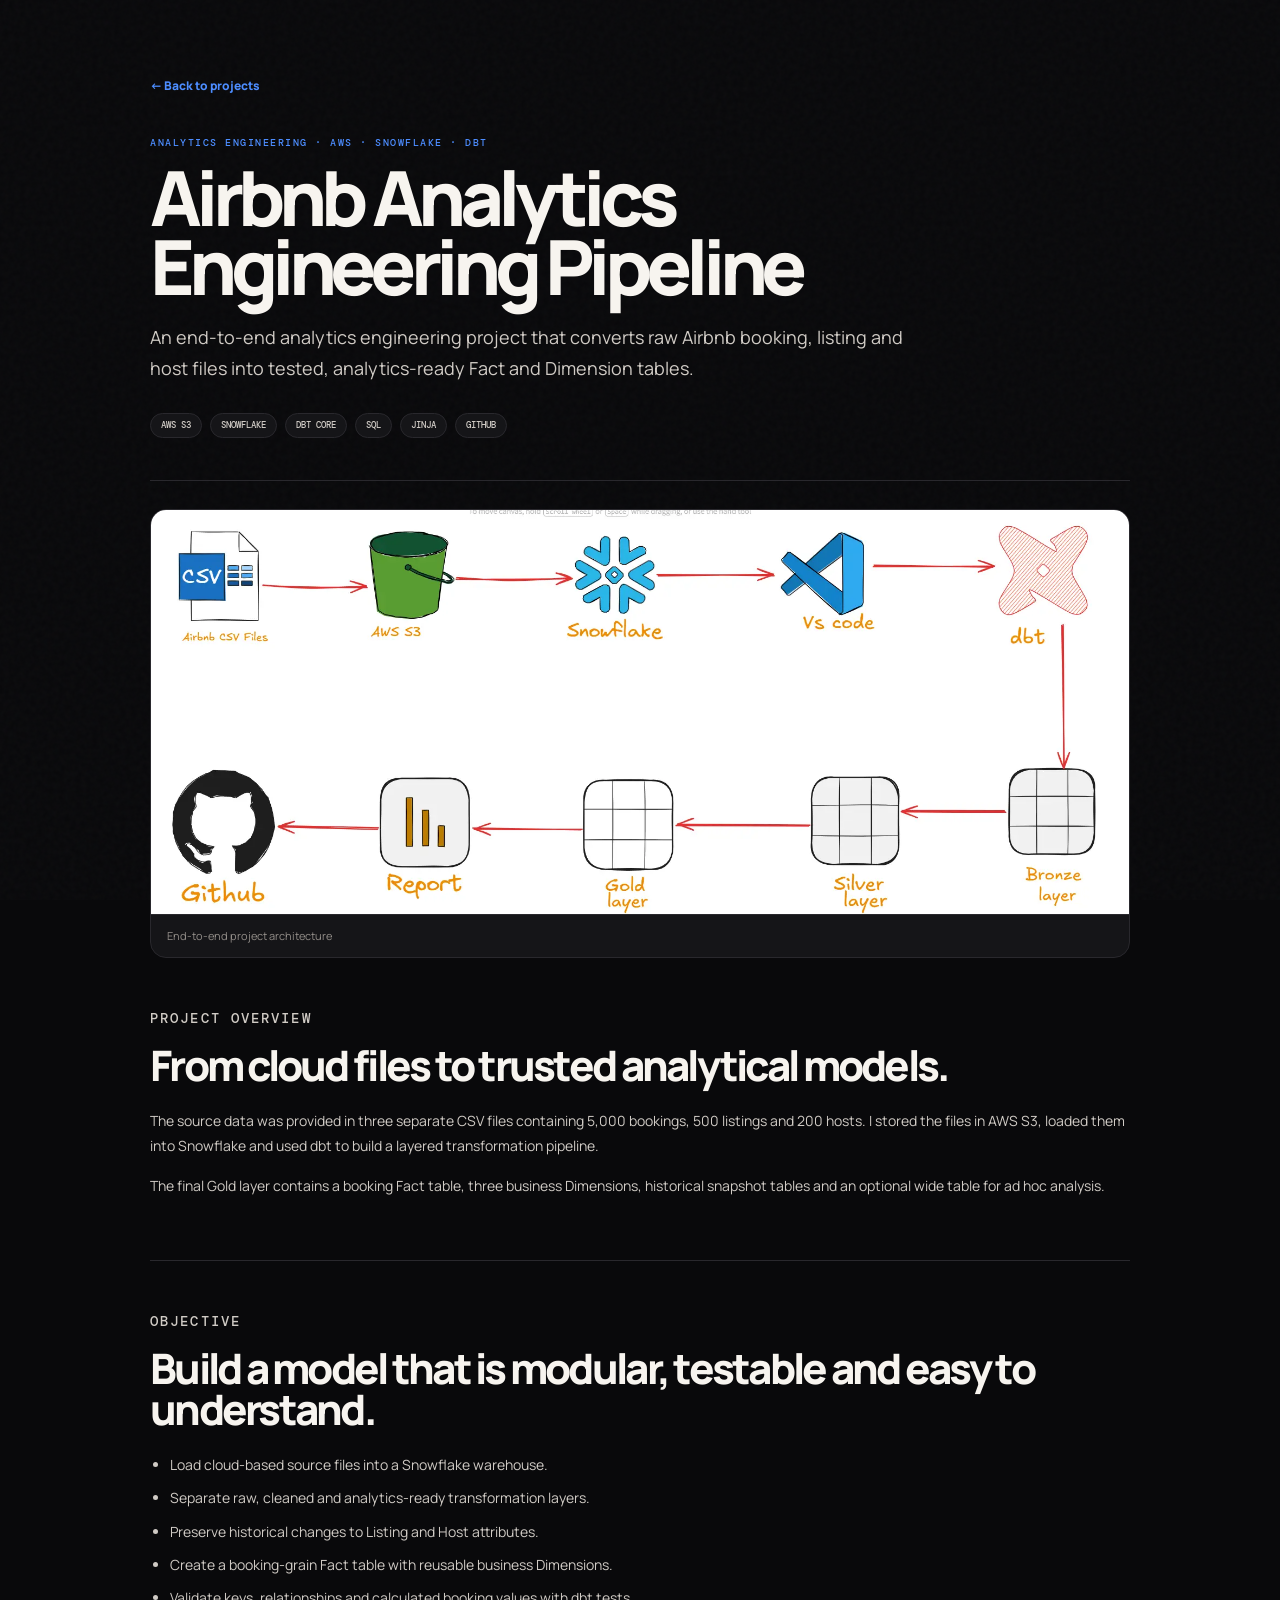
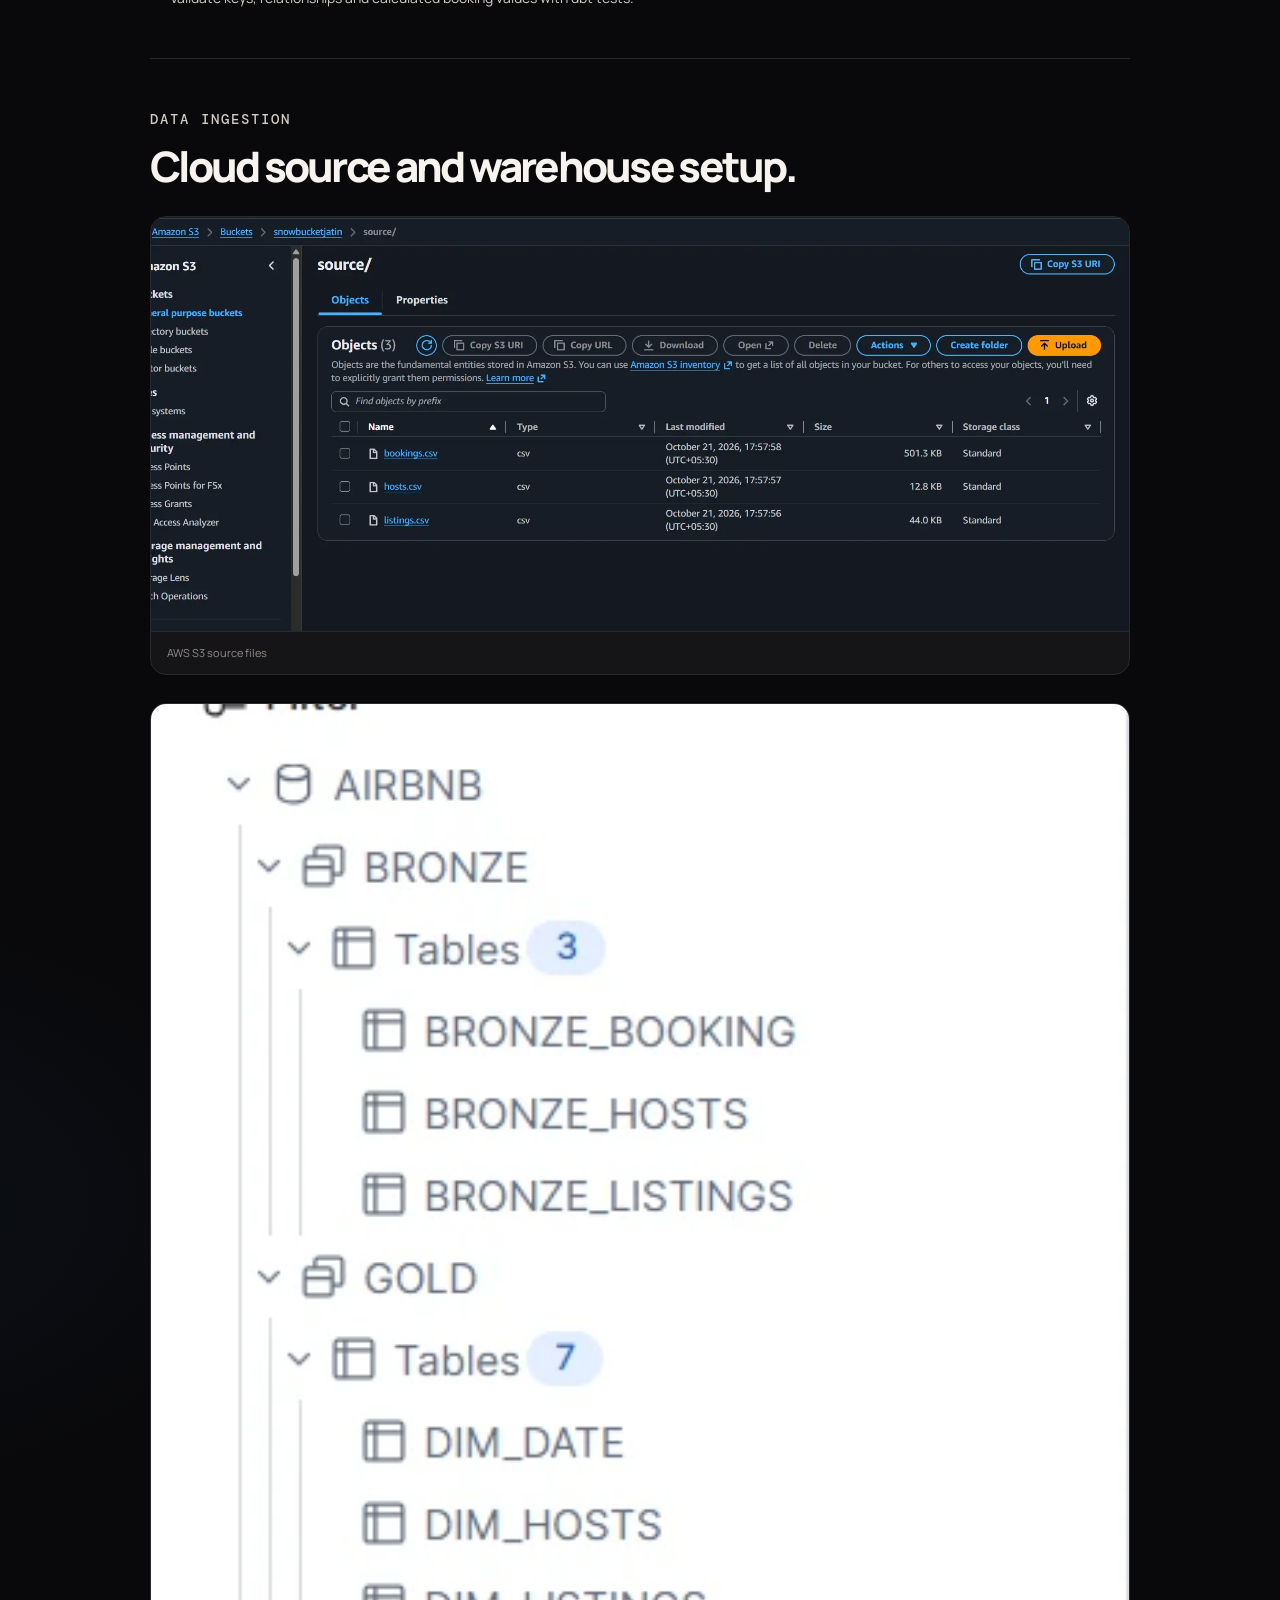
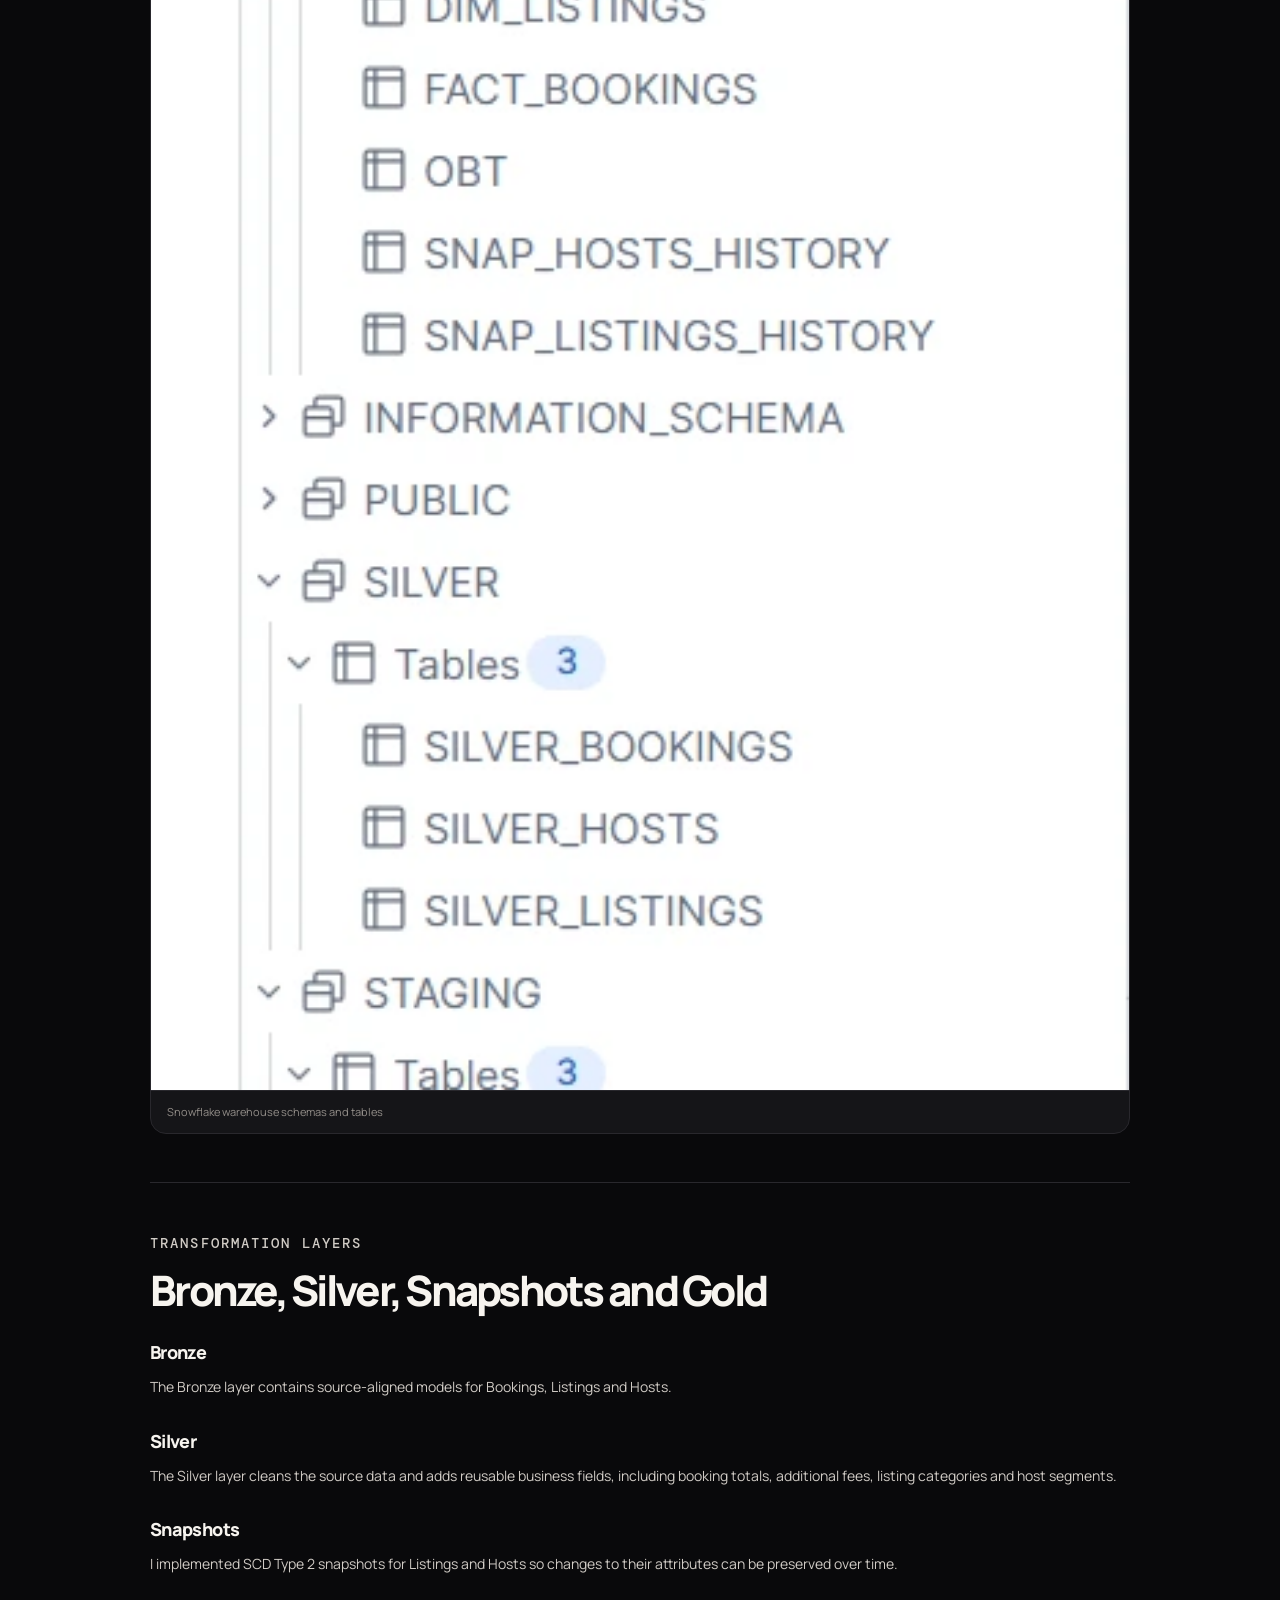
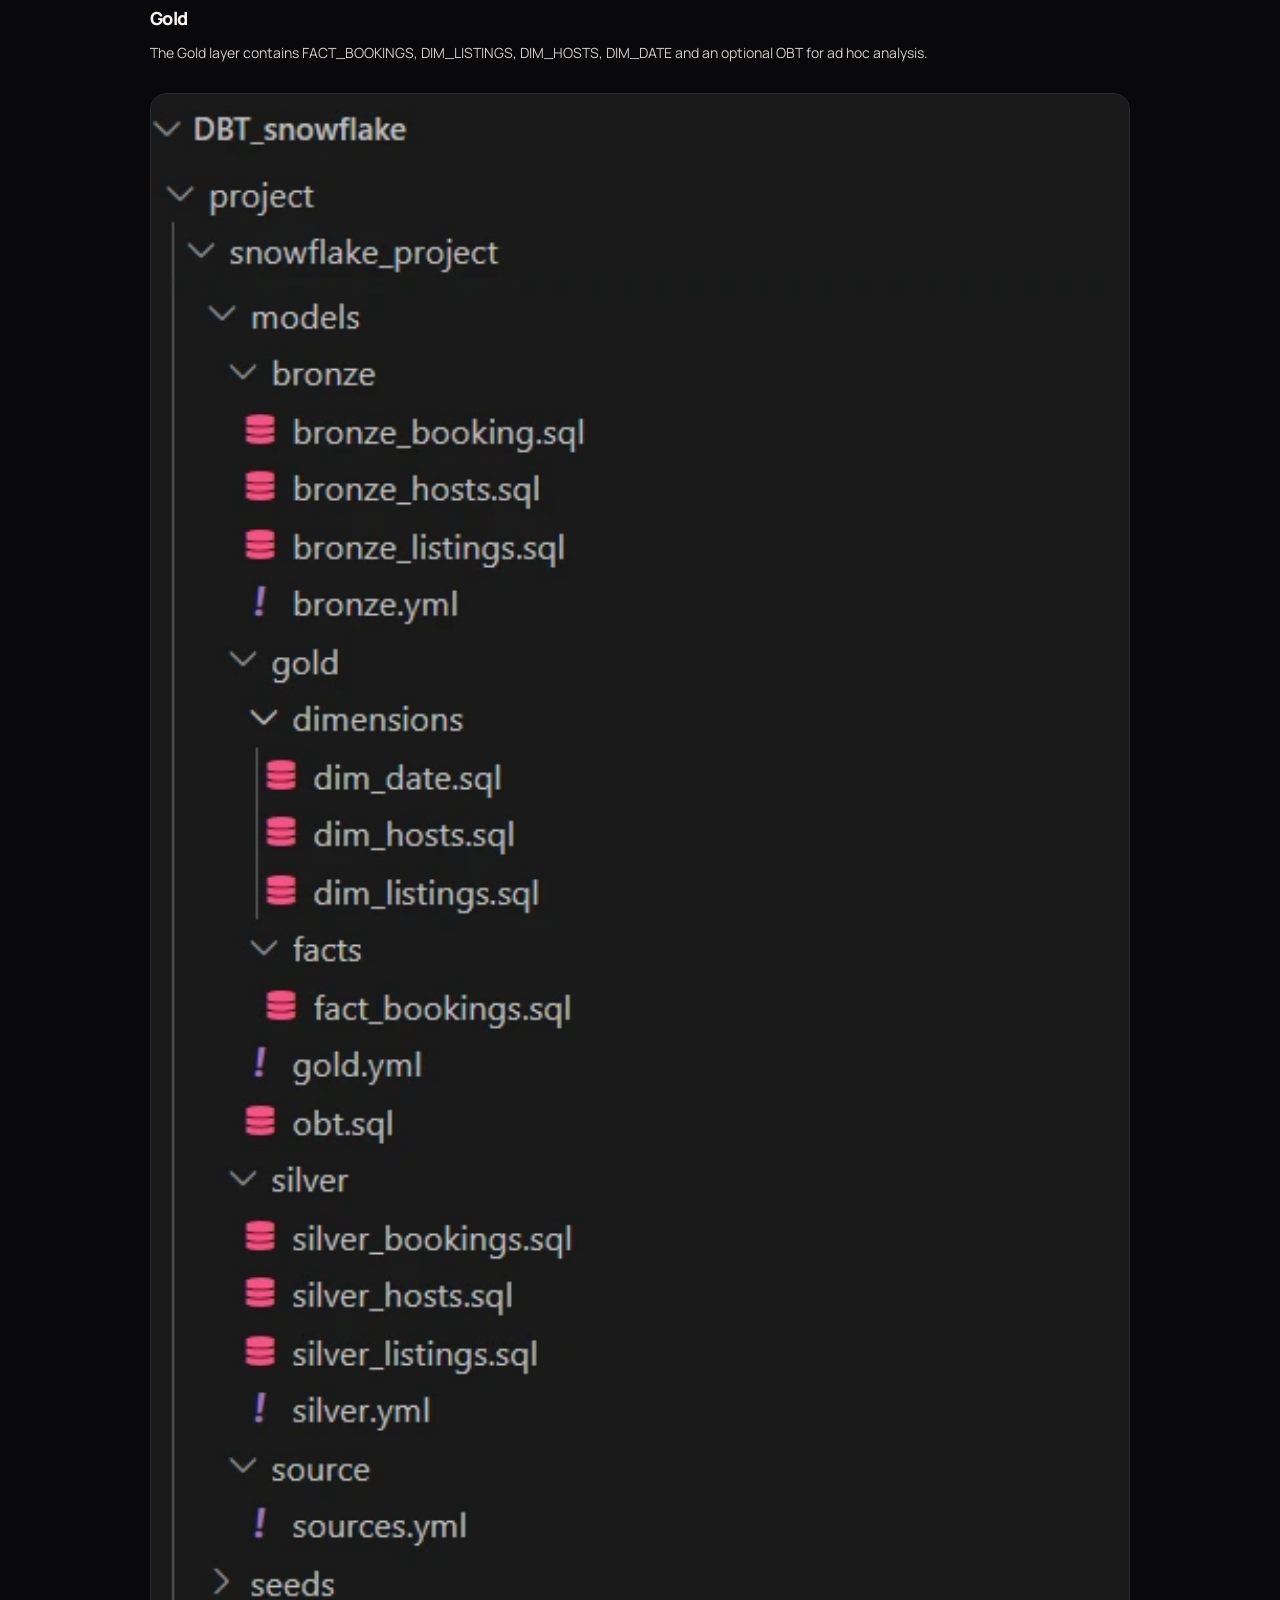
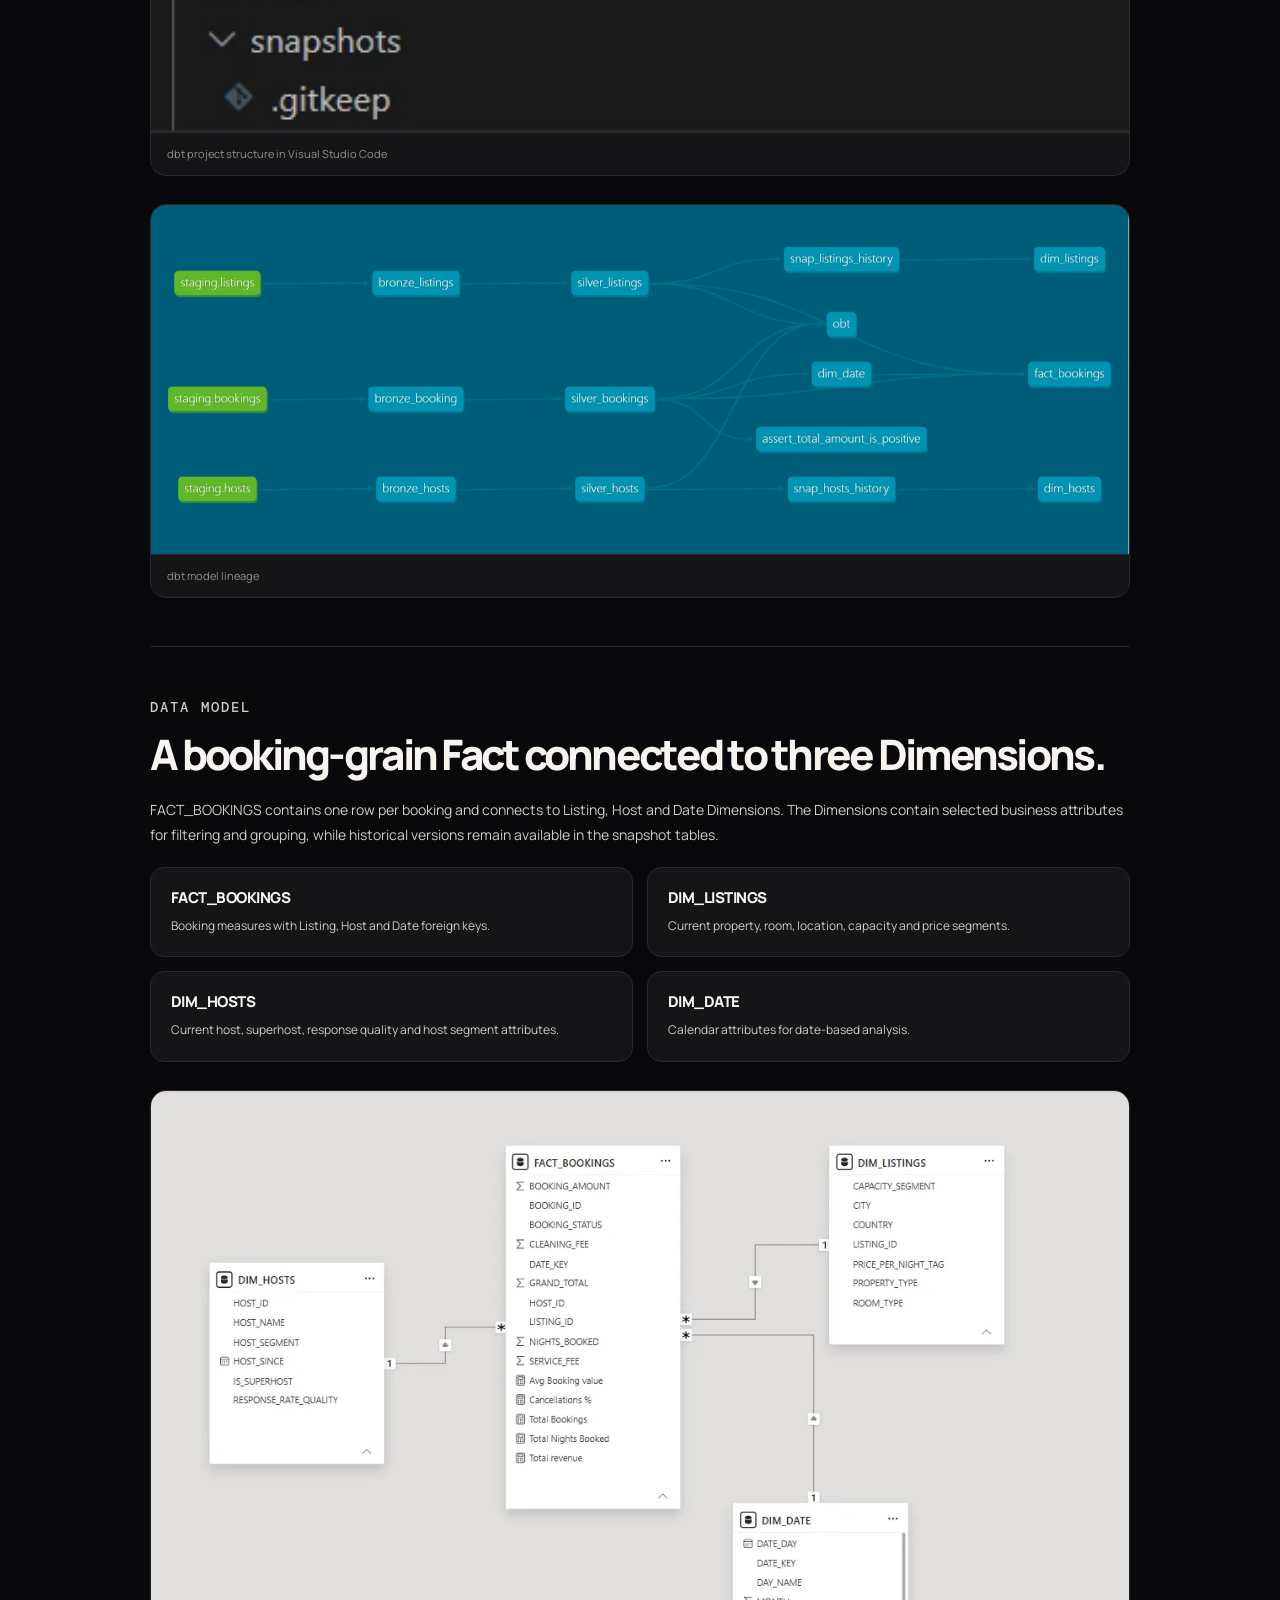
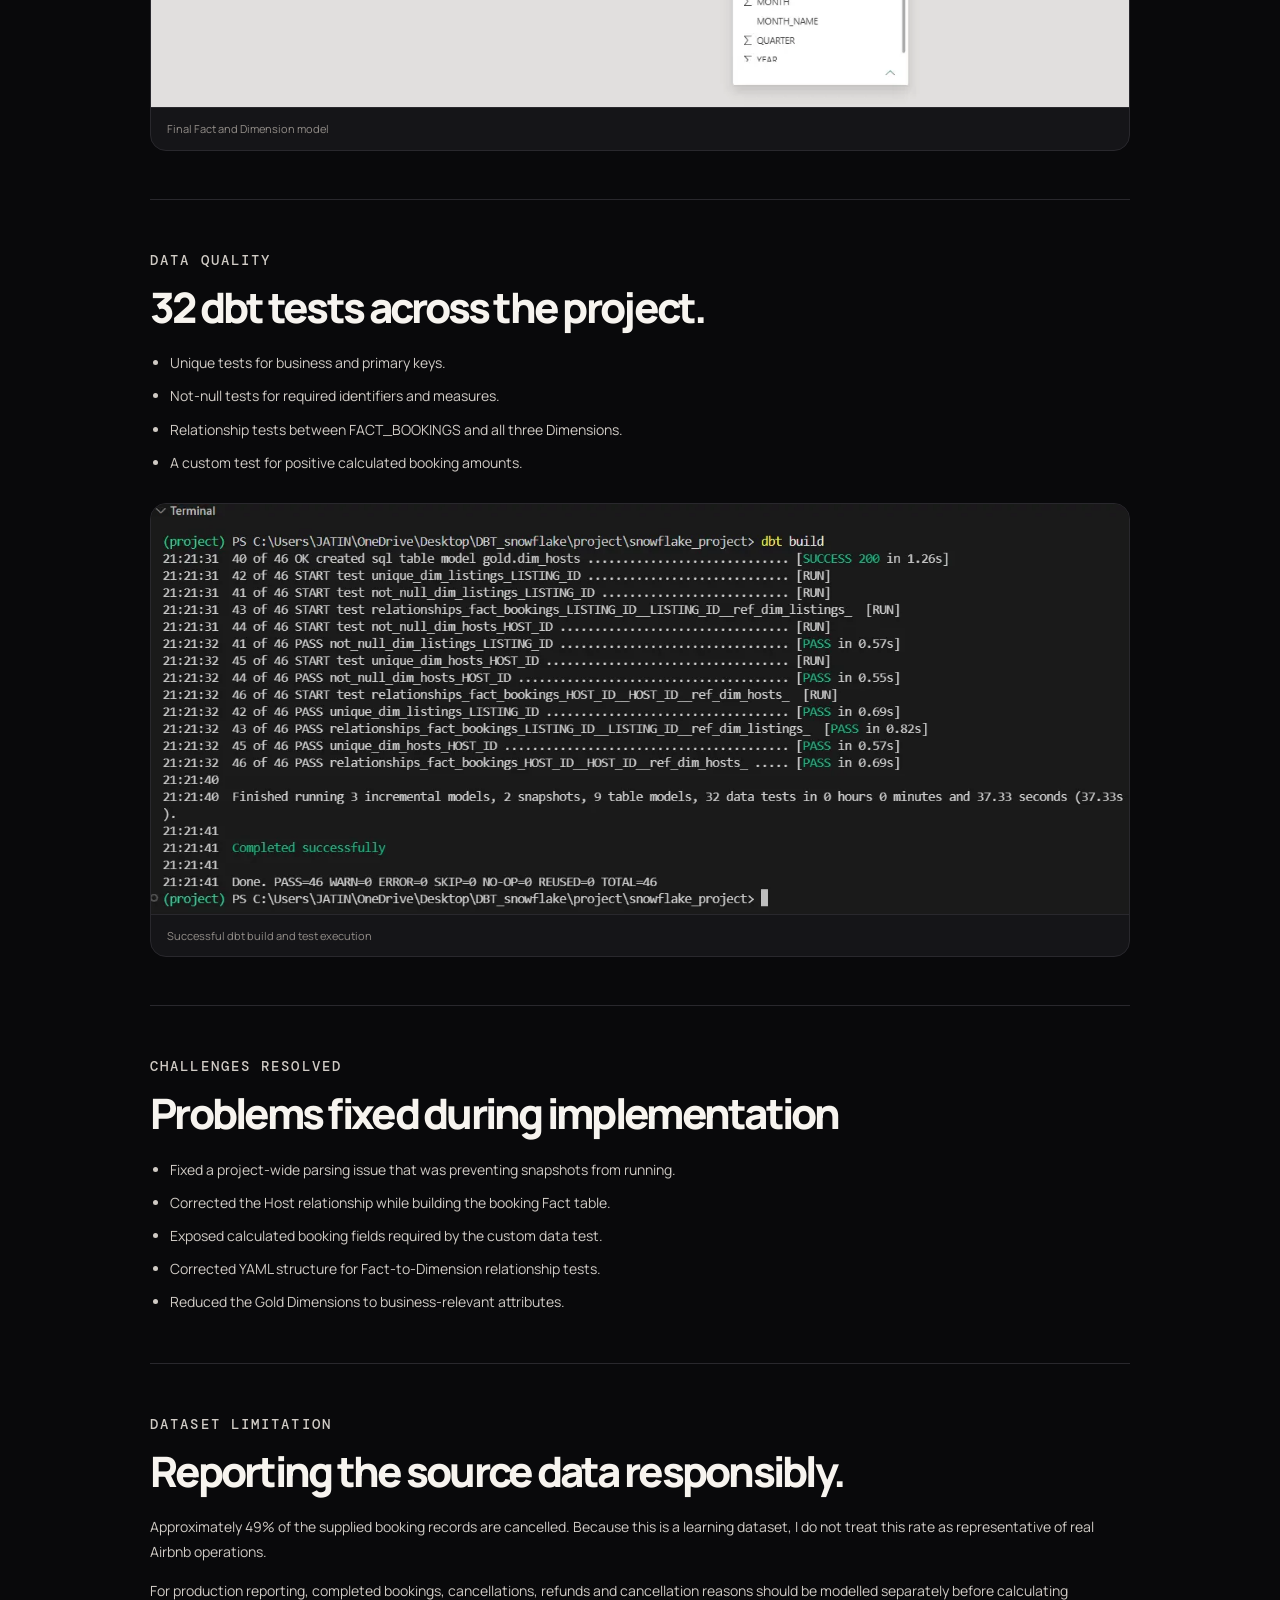
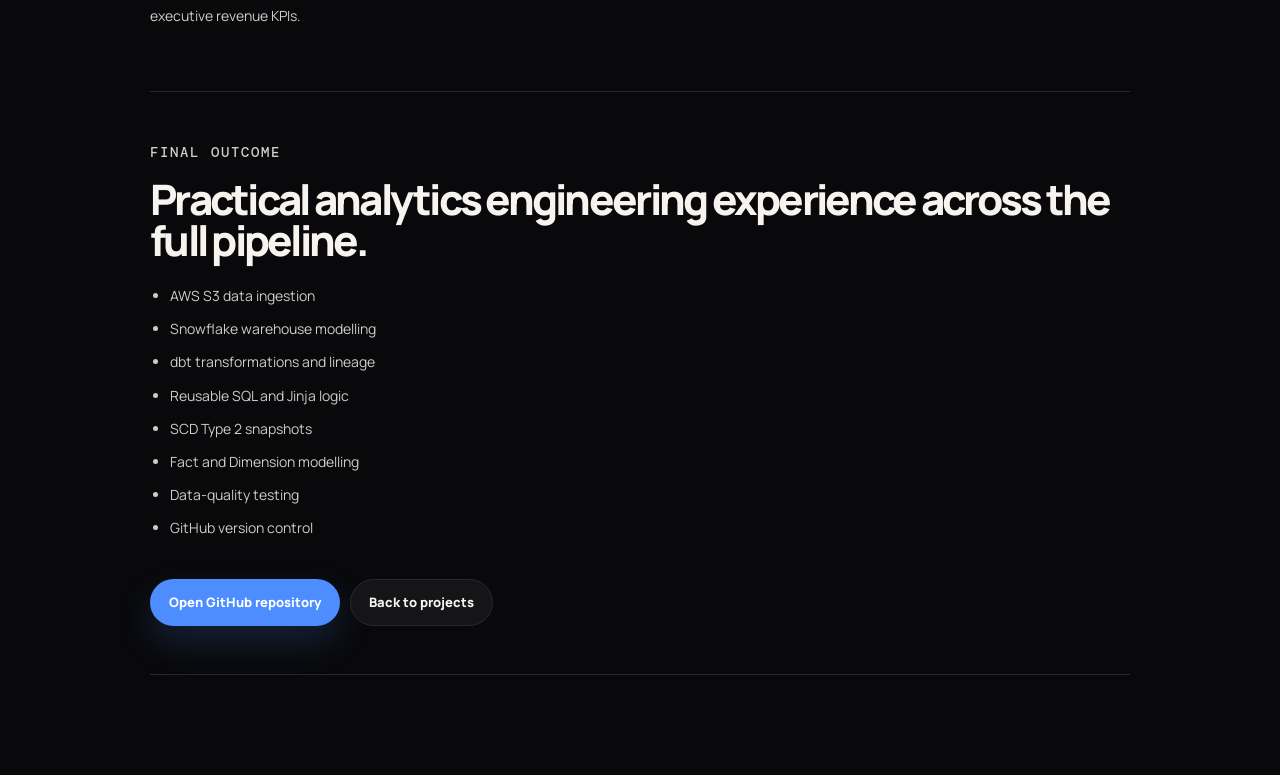
<file: airbnb-analytics-engineering.html>
<!doctype html>
<html lang="en">
<head>
  <meta charset="utf-8">
  <meta name="viewport" content="width=device-width, initial-scale=1">
  <meta name="theme-color" content="#09090b">
  <title>Airbnb Analytics Engineering Pipeline | Jatin Kumar</title>
  <meta name="description" content="An end-to-end analytics engineering project using AWS S3, Snowflake and dbt to create tested Fact and Dimension models from Airbnb booking data.">
  <link rel="preconnect" href="https://fonts.googleapis.com">
  <link rel="preconnect" href="https://fonts.gstatic.com" crossorigin>
  <link href="https://fonts.googleapis.com/css2?family=DM+Mono:wght@400;500&family=Manrope:wght@400;500;600;700;800&display=swap" rel="stylesheet">
  <link rel="stylesheet" href="style.css">
  <link rel="stylesheet" href="v3.css">
  <style>
    .case-page { width: min(calc(100% - 40px), 980px); margin: 0 auto; padding: 72px 0 100px; }
    .case-back { display: inline-flex; margin-bottom: 42px; color: var(--blue); font-size: 12px; font-weight: 800; }
    .case-hero { padding-bottom: 42px; border-bottom: 1px solid var(--line); }
    .case-hero h1 { max-width: 900px; margin: 14px 0 20px; font-size: clamp(42px, 7vw, 76px); }
    .case-lead { max-width: 780px; color: var(--ink-soft); font-size: 18px; line-height: 1.75; }
    .case-meta { display: flex; flex-wrap: wrap; gap: 8px; margin-top: 28px; }
    .case-meta span { padding: 7px 10px; color: var(--ink-soft); border: 1px solid var(--line); border-radius: 999px; background: var(--surface); font: 500 9px/1 "DM Mono", monospace; text-transform: uppercase; }
    .case-section { padding: 48px 0; border-bottom: 1px solid var(--line); }
    .case-section h2 { margin-bottom: 22px; font-size: clamp(28px, 4vw, 42px); }
    .case-section h3 { margin: 30px 0 10px; }
    .case-section p, .case-section li { color: var(--ink-soft); font-size: 14px; line-height: 1.8; }
    .case-section ul { margin: 0; padding-left: 20px; }
    .case-section li + li { margin-top: 8px; }
    .case-model { display: grid; grid-template-columns: repeat(2, minmax(0,1fr)); gap: 14px; margin-top: 20px; }
    .case-model article { padding: 20px; border: 1px solid var(--line); border-radius: 14px; background: var(--surface); }
    .case-model h3 { margin: 0 0 7px; font-size: 15px; }
    .case-model p { margin: 0; font-size: 12px; }
    .case-figure { margin: 28px 0 0; overflow: hidden; border: 1px solid var(--line); border-radius: 16px; background: var(--surface); }
    .case-figure img { display: block; width: 100%; height: auto; }
    .case-placeholder { display: grid; min-height: 260px; place-items: center; padding: 32px; color: var(--muted); background: var(--surface-soft); font: 500 11px/1.6 "DM Mono", monospace; text-align: center; }
    .case-placeholder[hidden] { display: none; }
    .case-figure figcaption { padding: 12px 16px; color: var(--muted); border-top: 1px solid var(--line); font-size: 11px; }
    .case-footer-actions { display: flex; flex-wrap: wrap; gap: 10px; padding-top: 38px; }
    @media (max-width: 650px) { .case-page { width: min(calc(100% - 28px), 980px); padding-top: 36px; } .case-model { grid-template-columns: 1fr; } .case-lead { font-size: 16px; } }
  </style>
  <script>
    (function () {
      var t = null;
      try { t = localStorage.getItem('jatin-theme'); } catch (e) {}
      document.documentElement.setAttribute('data-theme', t === 'light' ? 'light' : 'dark');
    })();
  </script>
</head>
<body>
  <main class="case-page">
    <a class="case-back" href="index.html#work">← Back to projects</a>

    <header class="case-hero">
      <p class="eyebrow">ANALYTICS ENGINEERING · AWS · SNOWFLAKE · DBT</p>
      <h1>Airbnb Analytics Engineering Pipeline</h1>
      <p class="case-lead">An end-to-end analytics engineering project that converts raw Airbnb booking, listing and host files into tested, analytics-ready Fact and Dimension tables.</p>
      <div class="case-meta" aria-label="Project technologies">
        <span>AWS S3</span><span>Snowflake</span><span>dbt Core</span><span>SQL</span><span>Jinja</span><span>GitHub</span>
      </div>
    </header>

    <figure class="case-figure">
      <img src="images/airbnb/airbnb-architecture.webp" alt="Airbnb analytics engineering pipeline architecture" onerror="this.hidden=true;this.nextElementSibling.hidden=false">
      <div class="case-placeholder" hidden>Add image: images/airbnb/airbnb-architecture.webp</div>
      <figcaption>End-to-end project architecture</figcaption>
    </figure>

    <section class="case-section">
      <p class="eyebrow">PROJECT OVERVIEW</p>
      <h2>From cloud files to trusted analytical models.</h2>
      <p>The source data was provided in three separate CSV files containing 5,000 bookings, 500 listings and 200 hosts. I stored the files in AWS S3, loaded them into Snowflake and used dbt to build a layered transformation pipeline.</p>
      <p>The final Gold layer contains a booking Fact table, three business Dimensions, historical snapshot tables and an optional wide table for ad hoc analysis.</p>
    </section>

    <section class="case-section">
      <p class="eyebrow">OBJECTIVE</p>
      <h2>Build a model that is modular, testable and easy to understand.</h2>
      <ul>
        <li>Load cloud-based source files into a Snowflake warehouse.</li>
        <li>Separate raw, cleaned and analytics-ready transformation layers.</li>
        <li>Preserve historical changes to Listing and Host attributes.</li>
        <li>Create a booking-grain Fact table with reusable business Dimensions.</li>
        <li>Validate keys, relationships and calculated booking values with dbt tests.</li>
      </ul>
    </section>

    <section class="case-section">
      <p class="eyebrow">DATA INGESTION</p>
      <h2>Cloud source and warehouse setup.</h2>
      <figure class="case-figure">
        <img src="images/airbnb/airbnb-aws-s3-source-files.webp" alt="Airbnb CSV source files stored in AWS S3" onerror="this.hidden=true;this.nextElementSibling.hidden=false">
        <div class="case-placeholder" hidden>Add image: images/airbnb/airbnb-aws-s3-source-files.webp</div>
        <figcaption>AWS S3 source files</figcaption>
      </figure>
      <figure class="case-figure">
        <img src="images/airbnb/airbnb-snowflake-schemas.webp" alt="Airbnb schemas and tables in Snowflake" onerror="this.hidden=true;this.nextElementSibling.hidden=false">
        <div class="case-placeholder" hidden>Add image: images/airbnb/airbnb-snowflake-schemas.webp</div>
        <figcaption>Snowflake warehouse schemas and tables</figcaption>
      </figure>
    </section>

    <section class="case-section">
      <p class="eyebrow">TRANSFORMATION LAYERS</p>
      <h2>Bronze, Silver, Snapshots and Gold</h2>
      <h3>Bronze</h3>
      <p>The Bronze layer contains source-aligned models for Bookings, Listings and Hosts.</p>
      <h3>Silver</h3>
      <p>The Silver layer cleans the source data and adds reusable business fields, including booking totals, additional fees, listing categories and host segments.</p>
      <h3>Snapshots</h3>
      <p>I implemented SCD Type 2 snapshots for Listings and Hosts so changes to their attributes can be preserved over time.</p>
      <h3>Gold</h3>
      <p>The Gold layer contains FACT_BOOKINGS, DIM_LISTINGS, DIM_HOSTS, DIM_DATE and an optional OBT for ad hoc analysis.</p>
      <figure class="case-figure">
        <img src="images/airbnb/airbnb-dbt-vscode-project.webp" alt="Airbnb dbt project structure in Visual Studio Code" onerror="this.hidden=true;this.nextElementSibling.hidden=false">
        <div class="case-placeholder" hidden>Add image: images/airbnb/airbnb-dbt-vscode-project.webp</div>
        <figcaption>dbt project structure in Visual Studio Code</figcaption>
      </figure>
      <figure class="case-figure">
        <img src="images/airbnb/airbnb-dbt-lineage.webp" alt="Airbnb dbt model lineage graph" onerror="this.hidden=true;this.nextElementSibling.hidden=false">
        <div class="case-placeholder" hidden>Add image: images/airbnb/airbnb-dbt-lineage.webp</div>
        <figcaption>dbt model lineage</figcaption>
      </figure>
    </section>

    <section class="case-section">
      <p class="eyebrow">DATA MODEL</p>
      <h2>A booking-grain Fact connected to three Dimensions.</h2>
      <p>FACT_BOOKINGS contains one row per booking and connects to Listing, Host and Date Dimensions. The Dimensions contain selected business attributes for filtering and grouping, while historical versions remain available in the snapshot tables.</p>
      <div class="case-model">
        <article><h3>FACT_BOOKINGS</h3><p>Booking measures with Listing, Host and Date foreign keys.</p></article>
        <article><h3>DIM_LISTINGS</h3><p>Current property, room, location, capacity and price segments.</p></article>
        <article><h3>DIM_HOSTS</h3><p>Current host, superhost, response quality and host segment attributes.</p></article>
        <article><h3>DIM_DATE</h3><p>Calendar attributes for date-based analysis.</p></article>
      </div>
      <figure class="case-figure">
        <img src="images/airbnb/airbnb-star-schema.webp" alt="Airbnb Fact and Dimension star schema" onerror="this.hidden=true;this.nextElementSibling.hidden=false">
        <div class="case-placeholder" hidden>Add image: images/airbnb/airbnb-star-schema.webp</div>
        <figcaption>Final Fact and Dimension model</figcaption>
      </figure>
    </section>

    <section class="case-section">
      <p class="eyebrow">DATA QUALITY</p>
      <h2>32 dbt tests across the project.</h2>
      <ul>
        <li>Unique tests for business and primary keys.</li>
        <li>Not-null tests for required identifiers and measures.</li>
        <li>Relationship tests between FACT_BOOKINGS and all three Dimensions.</li>
        <li>A custom test for positive calculated booking amounts.</li>
      </ul>
      <figure class="case-figure">
        <img src="images/airbnb/airbnb-dbt-build-success.webp" alt="Successful dbt build for the Airbnb analytics project" onerror="this.hidden=true;this.nextElementSibling.hidden=false">
        <div class="case-placeholder" hidden>Add image: images/airbnb/airbnb-dbt-build-success.webp</div>
        <figcaption>Successful dbt build and test execution</figcaption>
      </figure>
    </section>

    <section class="case-section">
      <p class="eyebrow">CHALLENGES RESOLVED</p>
      <h2>Problems fixed during implementation</h2>
      <ul>
        <li>Fixed a project-wide parsing issue that was preventing snapshots from running.</li>
        <li>Corrected the Host relationship while building the booking Fact table.</li>
        <li>Exposed calculated booking fields required by the custom data test.</li>
        <li>Corrected YAML structure for Fact-to-Dimension relationship tests.</li>
        <li>Reduced the Gold Dimensions to business-relevant attributes.</li>
      </ul>
    </section>

    <section class="case-section">
      <p class="eyebrow">DATASET LIMITATION</p>
      <h2>Reporting the source data responsibly.</h2>
      <p>Approximately 49% of the supplied booking records are cancelled. Because this is a learning dataset, I do not treat this rate as representative of real Airbnb operations.</p>
      <p>For production reporting, completed bookings, cancellations, refunds and cancellation reasons should be modelled separately before calculating executive revenue KPIs.</p>
    </section>

    <section class="case-section">
      <p class="eyebrow">FINAL OUTCOME</p>
      <h2>Practical analytics engineering experience across the full pipeline.</h2>
      <ul>
        <li>AWS S3 data ingestion</li>
        <li>Snowflake warehouse modelling</li>
        <li>dbt transformations and lineage</li>
        <li>Reusable SQL and Jinja logic</li>
        <li>SCD Type 2 snapshots</li>
        <li>Fact and Dimension modelling</li>
        <li>Data-quality testing</li>
        <li>GitHub version control</li>
      </ul>
      <div class="case-footer-actions">
        <a class="button button-primary" href="https://github.com/jatinkumar-analytics/airbnb-dbt-snowflake" target="_blank" rel="noopener">Open GitHub repository</a>
        <a class="button button-secondary" href="index.html#work">Back to projects</a>
      </div>
    </section>
  </main>
</body>
</html>
</file>
<file: style.css>
:root {
  --ink: #101828;
  --ink-soft: #344054;
  --muted: #667085;
  --line: #e4e7ec;
  --surface: #ffffff;
  --surface-soft: #f8fafc;
  --canvas: #f5f7fb;
  --navy: #0b1220;
  --navy-2: #16233a;
  --blue: #2563eb;
  --blue-dark: #1d4ed8;
  --teal: #0f9f8f;
  --shadow-sm: 0 1px 2px rgba(16, 24, 40, .04), 0 1px 3px rgba(16, 24, 40, .06);
  --shadow-lg: 0 20px 50px rgba(16, 24, 40, .11);
  --radius-md: 16px;
  --radius-lg: 24px;
  --max: 1180px;
}

* { box-sizing: border-box; }
html { scroll-behavior: smooth; }
body {
  margin: 0;
  min-width: 320px;
  color: var(--ink);
  background: var(--canvas);
  font-family: "Manrope", ui-sans-serif, system-ui, -apple-system, BlinkMacSystemFont, "Segoe UI", sans-serif;
  font-size: 16px;
  line-height: 1.6;
  -webkit-font-smoothing: antialiased;
}
body.menu-open { overflow: hidden; }
body.dialog-open { overflow: hidden; }
a { color: inherit; text-decoration: none; }
a:focus-visible, button:focus-visible, input:focus-visible, textarea:focus-visible { outline: 3px solid rgba(37, 99, 235, .35); outline-offset: 3px; }
button, input, textarea { font: inherit; }
button { cursor: pointer; }

.scroll-progress { position: fixed; top: 0; left: 0; z-index: 200; width: 0; height: 3px; background: linear-gradient(90deg, var(--blue), var(--teal)); transition: width .1s linear; }
.skip-link { position: fixed; z-index: 1000; top: -80px; left: 18px; padding: 10px 14px; color: #fff; background: var(--navy); border-radius: 0 0 10px 10px; }
.skip-link:focus { top: 0; }
.sr-only { position: absolute; width: 1px; height: 1px; padding: 0; margin: -1px; overflow: hidden; clip: rect(0, 0, 0, 0); white-space: nowrap; border: 0; }

.site-header { position: sticky; top: 0; z-index: 100; border-bottom: 1px solid rgba(228, 231, 236, .78); background: rgba(255, 255, 255, .9); backdrop-filter: blur(16px); }
.nav-shell { width: min(calc(100% - 48px), var(--max)); min-height: 76px; margin: auto; display: flex; align-items: center; gap: 28px; }
.brand { display: inline-flex; align-items: center; gap: 11px; min-width: max-content; }
.brand-mark { display: grid; width: 36px; height: 36px; place-items: center; color: #fff; border-radius: 10px; background: var(--navy); font: 500 12px/1 "DM Mono", monospace; letter-spacing: -.08em; }
.brand-text { color: var(--ink); font-size: 14px; font-weight: 800; letter-spacing: -.02em; line-height: 1.05; }
.brand-text small { display: block; margin-top: 4px; color: var(--muted); font-size: 10px; font-weight: 700; letter-spacing: .08em; text-transform: uppercase; }
.primary-nav { display: flex; align-items: center; gap: 5px; margin-left: auto; }
.primary-nav a { padding: 9px 10px; color: var(--ink-soft); border-radius: 8px; font-size: 12px; font-weight: 800; transition: color .2s ease, background .2s ease; }
.primary-nav a:hover, .primary-nav a.is-current { color: var(--blue); background: #eff6ff; }
.nav-resume { padding: 10px 15px; color: #fff; border-radius: 9px; background: var(--navy); font-size: 12px; font-weight: 800; transition: transform .2s ease, background .2s ease; }
.nav-resume:hover { background: #1c2e4b; transform: translateY(-1px); }
.menu-toggle { display: none; padding: 8px 11px; color: var(--ink); border: 1px solid var(--line); border-radius: 8px; background: #fff; font-size: 12px; font-weight: 800; }
.nav-icon-btn { display: inline-grid; width: 34px; height: 34px; place-items: center; padding: 0; color: var(--ink-soft); border: 1px solid var(--line); border-radius: 9px; background: #fff; transition: color .2s ease, border-color .2s ease, transform .2s ease; }
.nav-icon-btn:hover { color: var(--blue); border-color: #b9cdf1; transform: translateY(-1px); }
.theme-icon-sun { display: none; }
.nav-cmdk { display: inline-flex; align-items: center; gap: 7px; min-height: 34px; padding: 0 11px; color: var(--muted); border: 1px solid var(--line); border-radius: 9px; background: #fff; font: 700 10px/1 "DM Mono", monospace; letter-spacing: .04em; transition: color .2s ease, border-color .2s ease, transform .2s ease; }
.nav-cmdk:hover { color: var(--blue); border-color: #b9cdf1; transform: translateY(-1px); }
.nav-cmdk kbd { padding: 3px 5px; border: 1px solid var(--line); border-radius: 4px; background: var(--surface-soft); font: inherit; }

.section-shell { width: min(calc(100% - 48px), var(--max)); margin: 0 auto; }
.eyebrow { margin: 0 0 14px; color: var(--blue); font: 500 11px/1.2 "DM Mono", monospace; letter-spacing: .11em; }
h1, h2, h3, p { margin-top: 0; }
h1 { max-width: 760px; margin-bottom: 9px; font-size: clamp(43px, 5.5vw, 72px); font-weight: 800; letter-spacing: -.065em; line-height: .99; }
h2 { margin-bottom: 0; font-size: clamp(30px, 3.5vw, 45px); font-weight: 800; letter-spacing: -.055em; line-height: 1.08; }
h3 { font-size: 18px; font-weight: 800; letter-spacing: -.03em; line-height: 1.3; }

.hero { display: grid; grid-template-columns: minmax(0, 1.08fr) minmax(390px, .92fr); gap: clamp(40px, 7vw, 100px); align-items: center; padding-top: clamp(68px, 9vw, 112px); padding-bottom: clamp(72px, 9vw, 112px); }
.profile-intro { display: flex; align-items: center; gap: 18px; margin-bottom: 31px; }
.profile-photo-frame { position: relative; display: grid; width: 142px; min-width: 142px; min-height: 178px; place-items: center; border: 1px solid #cbd8ea; border-radius: 14px; background: linear-gradient(145deg, #f1f6ff, #e1ebfb); box-shadow: var(--shadow-sm); }
.profile-photo-placeholder { display: grid; width: 62px; height: 62px; place-items: center; color: #fff; border-radius: 12px; background: var(--navy); font: 500 20px/1 "DM Mono", monospace; letter-spacing: -.11em; }
.profile-photo-frame img { width: 100%; height: auto; max-height: 236px; object-fit: contain; display: block; border-radius: 12px; }
.profile-photo-frame.is-loaded .profile-photo-placeholder { display: none; }
.profile-role { margin: 0 0 4px; color: var(--ink); font-size: 20px; font-weight: 800; letter-spacing: -.035em; }
.profile-location { margin: 0; color: var(--muted); font-size: 12px; font-weight: 700; }
.hero-statement { max-width: 680px; margin-bottom: 17px; color: var(--ink); font-size: clamp(22px, 2.7vw, 31px); font-weight: 700; letter-spacing: -.045em; line-height: 1.2; }
.hero-intro { max-width: 650px; margin-bottom: 30px; color: var(--ink-soft); font-size: 16px; line-height: 1.75; }
.hero-intro strong { color: var(--ink); }
.about-specialities { display: grid; grid-template-columns: repeat(2, minmax(0, 1fr)); gap: 10px; margin: 0 0 18px; }
.about-specialities article { min-height: 138px; padding: 15px; border: 1px solid #dce5f2; border-radius: 11px; background: rgba(255, 255, 255, .72); }
.about-specialities article > p { margin: 0 0 17px; color: var(--blue); font: 500 10px/1 "DM Mono", monospace; }
.about-specialities h3 { margin: 0 0 6px; font-size: 13px; letter-spacing: -.025em; }
.about-specialities span { display: block; color: var(--muted); font-size: 11px; font-weight: 600; line-height: 1.55; }
.about-context { display: grid; grid-template-columns: repeat(3, minmax(0, 1fr)); gap: 9px; margin: 0 0 27px; }
.about-context article { padding: 11px 12px; border-left: 2px solid #c8d9f7; }
.about-context span { display: block; margin-bottom: 5px; color: var(--blue); font: 500 9px/1 "DM Mono", monospace; letter-spacing: .065em; }
.about-context p { margin: 0; color: var(--ink-soft); font-size: 11px; font-weight: 700; line-height: 1.5; }
.hero-actions { display: flex; flex-wrap: wrap; gap: 12px; margin-bottom: 0; }
.button { display: inline-flex; align-items: center; justify-content: center; min-height: 47px; padding: 12px 18px; border: 1px solid transparent; border-radius: 10px; font-size: 13px; font-weight: 800; transition: transform .2s ease, background .2s ease, color .2s ease, border-color .2s ease; }
.button:hover { transform: translateY(-2px); }
.button:disabled { cursor: wait; opacity: .68; transform: none; }
.button-primary { color: #fff; background: var(--blue); box-shadow: 0 10px 22px rgba(37, 99, 235, .22); }
.button-primary:hover { background: var(--blue-dark); }
.button-secondary { color: var(--ink); border-color: var(--line); background: var(--surface); }
.button-secondary:hover { border-color: #b9c4d3; background: #fff; }
.hero-facts { display: grid; grid-template-columns: repeat(3, minmax(0, 1fr)); gap: 22px; max-width: 560px; margin: 0; }
.hero-facts div { min-width: 0; padding-left: 15px; border-left: 2px solid #dbe5f6; }
.hero-facts dt { color: var(--ink); font: 500 25px/1.1 "DM Mono", monospace; letter-spacing: -.07em; }
.hero-facts dd { margin: 5px 0 0; color: var(--muted); font-size: 11px; font-weight: 700; line-height: 1.35; text-transform: uppercase; letter-spacing: .045em; }

.analytics-panel { position: relative; overflow: hidden; padding: 28px; color: #e7eefb; border: 1px solid rgba(255, 255, 255, .10); border-radius: var(--radius-lg); background: linear-gradient(145deg, #111d32, #0b1220 72%); box-shadow: var(--shadow-lg); }
.analytics-panel::after { content: ""; position: absolute; right: -60px; bottom: -110px; width: 250px; height: 250px; border-radius: 50%; background: rgba(37, 99, 235, .14); }
.panel-topline, .panel-main, .panel-breakdown, .panel-footnote { position: relative; z-index: 1; }
.panel-topline { display: flex; align-items: center; justify-content: space-between; gap: 14px; padding-bottom: 20px; border-bottom: 1px solid rgba(255, 255, 255, .11); color: #a9b9d3; font: 500 10px/1.2 "DM Mono", monospace; letter-spacing: .08em; }
.availability { padding: 7px 9px; color: #aef2e8; border: 1px solid rgba(81, 212, 194, .28); border-radius: 99px; background: rgba(15, 159, 143, .14); white-space: nowrap; }
.panel-main { display: flex; align-items: end; justify-content: space-between; gap: 18px; padding: 30px 0 17px; }
.panel-stats-row { position: relative; z-index: 1; display: grid; grid-template-columns: repeat(3, minmax(0, 1fr)); gap: 10px; padding: 16px 0 2px; border-top: 1px solid rgba(255,255,255,.11); }
.panel-stats-row strong { display: block; color: #76a8ff; font: 500 19px/1 "DM Mono", monospace; letter-spacing: -.05em; }
.panel-stats-row span { display: block; margin-top: 5px; color: #94a7c7; font-size: 10px; font-weight: 700; line-height: 1.35; }
.panel-label { margin-bottom: 6px; color: #94a7c7; font-size: 12px; font-weight: 700; }
.panel-value { margin: 0; color: #fff; font-size: clamp(20px, 2.4vw, 28px); font-weight: 700; letter-spacing: -.045em; line-height: 1.1; }
.panel-stat { display: flex; align-items: end; gap: 7px; }
.panel-stat strong { color: #76a8ff; font: 500 40px/.8 "DM Mono", monospace; letter-spacing: -.1em; }
.panel-stat span { color: #94a7c7; font-size: 11px; font-weight: 700; }
.mini-chart { position: relative; height: 150px; color: #4c86f7; }
.chart-grid { position: absolute; inset: 0; background: repeating-linear-gradient(to bottom, rgba(255,255,255,.1) 0 1px, transparent 1px 37px), repeating-linear-gradient(to right, rgba(255,255,255,.06) 0 1px, transparent 1px 70px); }
.mini-chart svg { position: absolute; inset: 0; width: 100%; height: 100%; overflow: visible; }
.panel-breakdown { display: grid; gap: 10px; padding-top: 26px; }
.panel-breakdown div { display: grid; grid-template-columns: 92px 1fr; align-items: center; gap: 11px; }
.panel-breakdown span { color: #a9b9d3; font-size: 11px; font-weight: 700; }
.panel-breakdown b { display: block; height: 6px; overflow: hidden; border-radius: 20px; background: rgba(255,255,255,.11); }
.panel-breakdown b::after { content: ""; display: block; width: var(--bar); height: 100%; border-radius: inherit; background: linear-gradient(90deg, #2f73f7, #57d4c2); }
.panel-footnote { margin: 25px 0 0; color: #8292ad; font-size: 11px; }

.work-section, .process-section, .skills-section, .resume-section, .dataset-section { padding-top: clamp(65px, 9vw, 108px); padding-bottom: clamp(65px, 9vw, 108px); border-top: 1px solid var(--line); }
.section-heading { display: grid; grid-template-columns: minmax(0, 1fr) minmax(260px, 385px); gap: 36px; align-items: end; margin-bottom: 38px; }
.section-heading .eyebrow { margin-bottom: 13px; }
.section-heading > p { margin: 0 0 3px; color: var(--muted); font-size: 14px; line-height: 1.75; }

.project-toolbar { display: flex; flex-wrap: wrap; align-items: center; gap: 10px 14px; margin-bottom: 22px; }
.project-search { position: relative; flex: 1 1 250px; max-width: 340px; }
.project-search-icon { position: absolute; left: 12px; top: 50%; transform: translateY(-50%); color: var(--muted); font-size: 15px; pointer-events: none; }
.project-search input { width: 100%; min-height: 40px; padding: 10px 12px 10px 32px; color: var(--ink); border: 1px solid var(--line); border-radius: 9px; background: #fff; font-size: 12px; font-weight: 700; outline: 0; transition: border-color .2s ease, box-shadow .2s ease; }
.project-search input:focus { border-color: #94b4ed; box-shadow: 0 0 0 3px rgba(37, 99, 235, .12); }
.project-filters { display: flex; flex-wrap: wrap; gap: 6px; }
.filter-chip { min-height: 34px; padding: 7px 12px; color: var(--ink-soft); border: 1px solid var(--line); border-radius: 99px; background: #fff; font-size: 11px; font-weight: 800; transition: color .2s ease, border-color .2s ease, background .2s ease; }
.filter-chip:hover { color: var(--blue); border-color: #b9cdf1; }
.filter-chip.is-active { color: #fff; border-color: var(--navy); background: var(--navy); }
.project-count { width: 100%; margin: 0; color: var(--muted); font: 500 10px/1 "DM Mono", monospace; letter-spacing: .05em; text-transform: uppercase; }
.project-empty { grid-column: 1 / -1; padding: 48px 20px; color: var(--muted); border: 1px dashed #cdd8e8; border-radius: var(--radius-md); background: rgba(255,255,255,.6); font-size: 13px; font-weight: 700; text-align: center; }

.project-grid { display: grid; grid-template-columns: repeat(3, minmax(0, 1fr)); gap: 20px; }
.project-card { display: flex; flex-direction: column; overflow: hidden; border: 1px solid var(--line); border-radius: var(--radius-md); background: var(--surface); box-shadow: var(--shadow-sm); transition: transform .25s ease, box-shadow .25s ease, border-color .25s ease; }
.project-card:hover { border-color: #c7d6ef; box-shadow: 0 16px 35px rgba(32, 54, 86, .12); transform: translateY(-5px); }
.project-visual { position: relative; aspect-ratio: 16 / 10; overflow: hidden; background: radial-gradient(120% 90% at 20% 0%, rgba(37, 99, 235, .08), transparent 55%), linear-gradient(145deg, #eef2f9, #d9e2ef); }
.project-visual img { width: 100%; height: 100%; display: block; object-fit: contain; padding: 10px 12px; transition: transform .45s ease; }
.project-card:hover .project-visual img { transform: scale(1.02); }
.project-visual.image-unavailable::before { content: "Dashboard preview unavailable"; position: absolute; z-index: 1; inset: 0; display: grid; place-items: center; color: #475467; font-size: 12px; font-weight: 800; }
.project-visual.is-loading::before { content: "Loading preview…"; position: absolute; z-index: 1; inset: 0; display: grid; place-items: center; color: #8494ad; font: 500 11px/1 "DM Mono", monospace; letter-spacing: .05em; animation: pulse-soft 1.4s ease-in-out infinite; }
@keyframes pulse-soft { 0%, 100% { opacity: .45; } 50% { opacity: 1; } }
.project-label { position: absolute; z-index: 1; top: 14px; left: 14px; padding: 6px 9px; color: #eff6ff; border: 1px solid rgba(255,255,255,.23); border-radius: 99px; background: rgba(11,18,32,.67); backdrop-filter: blur(6px); font: 500 9px/1 "DM Mono", monospace; letter-spacing: .075em; }
.project-body { display: flex; flex: 1; flex-direction: column; padding: 21px; }
.project-body h3 { margin-bottom: 10px; font-size: 19px; }
.project-body > p { margin-bottom: 17px; color: var(--ink-soft); font-size: 12px; line-height: 1.68; }
.project-metric { margin: auto 0 15px; padding: 11px 0; color: var(--blue); border-top: 1px solid var(--line); border-bottom: 1px solid var(--line); font: 500 11px/1.4 "DM Mono", monospace; }
.project-tags { display: flex; flex-wrap: wrap; gap: 6px; margin: auto 0 16px; }
.project-tags span { padding: 5px 7px; color: var(--ink-soft); border: 1px solid #e7ebf0; border-radius: 6px; background: var(--surface-soft); font: 500 9px/1 "DM Mono", monospace; }
.card-actions { display: flex; flex-wrap: wrap; gap: 9px; margin-top: auto; }
.card-embed-button, .card-link { min-height: 36px; padding: 8px 10px; border-radius: 7px; font-size: 11px; font-weight: 800; }
.card-embed-button { color: #fff; border: 1px solid var(--navy); background: var(--navy); transition: transform .2s ease, background .2s ease; }
.card-embed-button:hover { background: #1c2e4b; transform: translateY(-1px); }
.card-link { display: inline-flex; align-items: center; color: var(--blue); border: 1px solid #cedbf1; background: #f8fbff; }
.card-link:hover { color: var(--blue-dark); border-color: #adc4ed; }

.section-shell.process-section, .section-shell.dataset-section { width: 100%; max-width: none; margin-right: 0; margin-left: 0; padding-right: max(24px, calc((100vw - var(--max)) / 2)); padding-left: max(24px, calc((100vw - var(--max)) / 2)); }
.process-section { background: var(--surface); }
.process-grid { display: grid; grid-template-columns: repeat(3, minmax(0, 1fr)); gap: 16px; margin: 0; padding: 0; list-style: none; }
.process-grid li { display: flex; flex-direction: column; min-height: 316px; padding: 25px; border: 1px solid var(--line); border-radius: var(--radius-md); background: #fff; box-shadow: var(--shadow-sm); transition: transform .25s ease, box-shadow .25s ease, border-color .25s ease; }
.process-grid li:hover { border-color: #c8d7ef; box-shadow: 0 16px 35px rgba(32, 54, 86, .1); transform: translateY(-4px); }
.process-grid li > span, .skill-index { display: inline-block; margin-bottom: 18px; color: var(--blue); font: 500 12px/1 "DM Mono", monospace; letter-spacing: -.03em; }
.process-phase { margin: 0 0 11px !important; color: var(--teal) !important; font: 500 9px/1 "DM Mono", monospace !important; letter-spacing: .09em; }
.process-grid h3 { margin-bottom: 11px; font-size: 17px; }
.process-grid > li > p:not(.process-phase) { margin: 0; color: var(--muted); font-size: 12px; line-height: 1.7; }
.process-grid > li > p strong { color: var(--ink-soft); }
.process-tags { display: flex; flex-wrap: wrap; gap: 6px; margin-top: auto; padding-top: 18px; }
.process-tags b { padding: 5px 7px; color: var(--ink-soft); border: 1px solid #e3eaf4; border-radius: 6px; background: #f7f9fc; font: 500 9px/1.15 "DM Mono", monospace; }

.skills-grid { display: grid; grid-template-columns: repeat(4, minmax(0, 1fr)); gap: 16px; }
.skill-card { min-height: 300px; padding: 24px; border: 1px solid var(--line); border-radius: var(--radius-md); background: var(--surface); transition: transform .25s ease, box-shadow .25s ease; }
.skill-card:hover { box-shadow: var(--shadow-lg); transform: translateY(-4px); }
.skill-index { margin-bottom: 36px; color: var(--teal); }
.skill-card h3 { margin-bottom: 10px; }
.skill-card > p:not(.skill-index) { min-height: 63px; margin-bottom: 20px; color: var(--muted); font-size: 12px; line-height: 1.7; }
.skill-card ul { margin: 0; padding: 0; list-style: none; border-top: 1px solid var(--line); }
.skill-card li { padding: 9px 0; color: var(--ink-soft); border-bottom: 1px solid var(--line); font-size: 11px; font-weight: 700; }

.resume-section { background: #eff5ff; }
.resume-layout { display: grid; grid-template-columns: minmax(0, .9fr) minmax(400px, 1.1fr); gap: 20px; align-items: stretch; }
.resume-summary-card { display: flex; flex-direction: column; padding: 30px; color: #e6edf9; border-radius: var(--radius-lg); background: var(--navy); box-shadow: var(--shadow-lg); }
.resume-label { margin-bottom: 36px; color: #82aafd; font: 500 10px/1 "DM Mono", monospace; letter-spacing: .1em; }
.resume-summary-card h3 { max-width: 400px; margin-bottom: 14px; color: #fff; font-size: 24px; letter-spacing: -.05em; }
.resume-summary-card > p:not(.resume-label) { color: #b7c5dc; font-size: 13px; line-height: 1.8; }
.resume-actions { display: flex; flex-wrap: wrap; gap: 10px; margin-top: auto; padding-top: 24px; }
.resume-summary-card .button-secondary { color: #e7eefb; border-color: rgba(255,255,255,.23); background: rgba(255,255,255,.07); }
.resume-summary-card .button-secondary:hover { background: rgba(255,255,255,.12); }
.education-list { display: grid; gap: 12px; }
.education-list article { display: grid; grid-template-columns: 68px 1fr; gap: 16px; align-items: center; padding: 21px; border: 1px solid #d7e2f2; border-radius: 13px; background: #fff; box-shadow: var(--shadow-sm); }
.education-list article.is-experience { border-color: #b9e4db; background: #f4fbf9; }
.education-list article.is-experience p { color: var(--teal); border-color: #b9e4db; background: #e9f7f4; }
.education-list p { display: grid; width: 54px; height: 42px; place-items: center; margin: 0; color: var(--blue); border: 1px solid #c7d8f7; border-radius: 8px; background: #eff5ff; font: 500 11px/1 "DM Mono", monospace; }
.education-list h3 { margin: 0 0 3px; font-size: 15px; }
.education-list span { color: var(--muted); font-size: 11px; font-weight: 700; }
.resume-skills { display: flex; flex-wrap: wrap; gap: 8px; margin-top: 20px; }
.resume-skills span { padding: 7px 9px; color: var(--ink-soft); border: 1px solid #d4dfef; border-radius: 7px; background: rgba(255,255,255,.65); font: 500 10px/1 "DM Mono", monospace; }
.certificate-card { display: flex; align-items: center; justify-content: space-between; gap: 28px; margin-top: 18px; padding: 24px 26px; border: 1px solid #ccdaef; border-radius: 14px; background: #fff; box-shadow: var(--shadow-sm); }
.certificate-label { margin: 0 0 9px; color: var(--teal); font: 500 10px/1 "DM Mono", monospace; letter-spacing: .09em; }
.certificate-copy h3 { margin: 0 0 7px; font-size: 18px; }
.certificate-copy > p:not(.certificate-label) { max-width: 620px; margin: 0; color: var(--muted); font-size: 12px; line-height: 1.65; }
.certificate-verify { display: inline-block; margin-top: 10px; color: var(--blue); font-size: 12px; font-weight: 800; text-decoration: underline; text-underline-offset: 3px; }
.certificate-verify:hover { color: var(--blue-dark); }
.certificate-actions { display: flex; flex-wrap: wrap; justify-content: flex-end; gap: 9px; min-width: max-content; }
.certificate-actions .button { min-height: 40px; padding: 9px 13px; font-size: 11px; }

.dataset-section { color: #fff; border-top: 0; background: var(--navy); }
.dataset-section .section-heading { border: 0; }
.dataset-section .eyebrow { color: #70a2fd; }
.dataset-section .section-heading > p { color: #acbbd3; }
.dataset-grid { display: grid; grid-template-columns: repeat(3, minmax(0, 1fr)); gap: 16px; }
.dataset-card { display: flex; flex-direction: column; overflow: hidden; border: 1px solid rgba(255,255,255,.14); border-radius: var(--radius-md); background: rgba(255,255,255,.04); transition: transform .25s ease, background .25s ease; }
.dataset-card:hover { background: rgba(255,255,255,.08); transform: translateY(-4px); }
.dataset-cover { position: relative; aspect-ratio: 16 / 8; background: #0a1424; }
.dataset-cover img { width: 100%; height: 100%; display: block; object-fit: cover; }
.dataset-cover.cover-unavailable::before { content: "Cover image unavailable"; position: absolute; inset: 0; display: grid; place-items: center; color: #5b6c8a; font-size: 12px; font-weight: 800; }
.dataset-body { display: flex; flex: 1; flex-direction: column; padding: 25px; }
.dataset-actions { display: flex; flex-wrap: wrap; gap: 9px; margin-top: 16px; }
.dataset-card .card-link { color: #cfe0ff; border-color: rgba(255,255,255,.25); background: rgba(255,255,255,.07); }
.dataset-card .card-link:hover { color: #fff; border-color: rgba(255,255,255,.45); background: rgba(255,255,255,.12); }
.dataset-type { margin-bottom: 30px; color: #74cfc2; font: 500 10px/1 "DM Mono", monospace; letter-spacing: .095em; }
.dataset-card h3 { margin-bottom: 12px; font-size: 19px; }
.dataset-card > p:not(.dataset-type) { margin-bottom: 20px; color: #b7c5dc; font-size: 13px; line-height: 1.7; }
.dataset-card dl { display: grid; gap: 10px; margin: auto 0 21px; padding-top: 16px; border-top: 1px solid rgba(255,255,255,.14); }
.dataset-card dl div { display: grid; grid-template-columns: 70px 1fr; gap: 10px; }
.dataset-card dt { color: #8ca0c0; font-size: 10px; font-weight: 800; text-transform: uppercase; }
.dataset-card dd { margin: 0; color: #e5ecf9; font-size: 11px; font-weight: 700; line-height: 1.45; }
.dataset-card a { color: #fff; font-size: 12px; font-weight: 800; }
.dataset-card a:hover { text-decoration: underline; text-underline-offset: 4px; }
.dataset-note { margin: 24px 0 0; color: #95a9c8; font-size: 11px; }

.contact-section { padding: clamp(65px, 9vw, 110px) 0; color: #fff; background: #0b1220; }
.contact-shell { width: min(calc(100% - 48px), var(--max)); margin: auto; display: grid; grid-template-columns: minmax(0, .9fr) minmax(390px, 1.1fr); gap: clamp(36px, 8vw, 120px); align-items: start; }
.contact-copy .eyebrow { color: #79a9ff; }
.contact-copy h2 { margin-bottom: 20px; }
.contact-copy > p:not(.eyebrow) { max-width: 450px; margin-bottom: 28px; color: #bdcae0; }
.contact-links { display: flex; flex-wrap: wrap; gap: 10px; }
.contact-links a, .copy-email { padding: 8px 10px; color: #d7e5fb; border: 1px solid rgba(255,255,255,.15); border-radius: 7px; font-size: 11px; font-weight: 700; transition: background .2s ease; }
.contact-links a:hover, .copy-email:hover { background: rgba(255,255,255,.09); }
.contact-form { padding: 25px; border: 1px solid rgba(255,255,255,.13); border-radius: var(--radius-md); background: rgba(255,255,255,.05); }
.form-row { display: grid; grid-template-columns: repeat(2, minmax(0, 1fr)); gap: 13px; }
.contact-form label { display: block; margin-bottom: 15px; color: #dce7f7; font-size: 11px; font-weight: 800; }
.contact-form input, .contact-form textarea { width: 100%; margin-top: 7px; padding: 12px 13px; resize: vertical; color: #fff; border: 1px solid rgba(255,255,255,.18); border-radius: 8px; outline: 0; background: rgba(7,13,25,.45); transition: border-color .2s, background .2s; }
.contact-form input:focus, .contact-form textarea:focus { border-color: #77a6ff; background: rgba(7,13,25,.68); }
.contact-form .button { width: 100%; margin-top: 2px; border: 0; }
.form-status { min-height: 20px; margin: 13px 0 0; color: #aef2e8; font-size: 12px; font-weight: 700; }
.form-status.is-error { color: #fecaca; }
.honeypot { position: absolute; left: -9999px; opacity: 0; pointer-events: none; }

.site-footer { color: #aab8cd; background: #070d18; }
.footer-shell { width: min(calc(100% - 48px), var(--max)); min-height: 86px; margin: auto; display: flex; align-items: center; justify-content: space-between; gap: 24px; }
.footer-shell > p { margin: 0; font-size: 12px; font-weight: 800; }
.footer-shell > p span { margin-left: 7px; color: #70809a; font-weight: 500; }
.footer-shell > div { display: flex; gap: 17px; }
.footer-shell a { color: #d5e1f5; font-size: 11px; font-weight: 700; }
.footer-shell a:hover { color: #fff; text-decoration: underline; text-underline-offset: 4px; }
.footer-shell .copyright { color: #70809a; font: 400 10px/1 "DM Mono", monospace; }
.build-tag { margin-left: 6px; color: #70809a; font: 500 9px/1 "DM Mono", monospace; letter-spacing: .04em; }

.dashboard-dialog { display: grid; grid-template-rows: auto 1fr auto; width: min(1100px, calc(100vw - 30px)); max-height: min(860px, calc(100vh - 40px)); max-height: min(860px, calc(100dvh - 40px)); margin: auto; padding: 0; color: var(--ink); border: 1px solid #cbd5e1; border-radius: 18px; background: #fff; box-shadow: 0 24px 90px rgba(0,0,0,.35); }
.dashboard-dialog::backdrop { background: rgba(5, 11, 22, .72); backdrop-filter: blur(3px); }
.dialog-header { display: flex; align-items: flex-start; justify-content: space-between; gap: 20px; padding: 23px 25px 19px; border-bottom: 1px solid var(--line); }
.dialog-header .eyebrow { margin-bottom: 8px; }
.dialog-header h2 { font-size: 25px; }
.dialog-close { padding: 9px 11px; color: var(--ink-soft); border: 1px solid var(--line); border-radius: 8px; background: #fff; font-size: 11px; font-weight: 800; }
.dialog-close:hover { background: var(--surface-soft); }
.dashboard-frame { height: min(66vh, 650px); background: #f3f4f6; }
.dashboard-frame iframe { width: 100%; height: 100%; display: block; border: 0; }
.dialog-full-link { display: inline-block; margin: 16px 25px 22px; color: var(--blue); font-size: 12px; font-weight: 800; }
.dialog-full-link:hover { text-decoration: underline; text-underline-offset: 4px; }

.assistant-widget { position: fixed; z-index: 90; right: 20px; bottom: 20px; }
.assistant-toggle { min-height: 42px; padding: 10px 14px; color: #fff; border: 1px solid rgba(255,255,255,.18); border-radius: 10px; background: var(--navy); box-shadow: 0 10px 30px rgba(11,18,32,.28); font-size: 11px; font-weight: 800; transition: transform .2s ease, background .2s ease; }
.assistant-toggle:hover { background: #1a2b48; transform: translateY(-2px); }
.assistant-panel { position: absolute; right: 0; bottom: 54px; width: min(370px, calc(100vw - 34px)); padding: 18px; color: var(--ink); border: 1px solid #d9e1ec; border-radius: 16px; background: #fff; box-shadow: var(--shadow-lg); }
.assistant-panel[hidden] { display: none; }
.assistant-header { display: flex; align-items: flex-start; justify-content: space-between; gap: 10px; padding-bottom: 14px; border-bottom: 1px solid var(--line); }
.assistant-header p { margin-bottom: 5px; color: var(--blue); font: 500 9px/1 "DM Mono", monospace; letter-spacing: .09em; }
.assistant-header h2 { font-size: 19px; }
.assistant-header button { padding: 7px 8px; color: var(--ink-soft); border: 1px solid var(--line); border-radius: 7px; background: #fff; font-size: 10px; font-weight: 800; }
.assistant-messages { max-height: 248px; overflow-y: auto; padding: 14px 0 8px; }
.assistant-message { max-width: 94%; margin: 0 0 10px; padding: 10px 11px; color: var(--ink-soft); border-radius: 9px; background: #f3f6fb; font-size: 12px; line-height: 1.55; white-space: pre-line; }
.assistant-message.is-user { margin-left: auto; color: #fff; background: var(--blue); }
.assistant-prompts { display: flex; flex-wrap: wrap; gap: 6px; padding: 5px 0 13px; }
.assistant-prompts button { padding: 7px 8px; color: var(--ink-soft); border: 1px solid var(--line); border-radius: 7px; background: #fff; font-size: 10px; font-weight: 800; }
.assistant-prompts button:hover { color: var(--blue); border-color: #b9cdf1; background: #f7faff; }
.assistant-form { display: grid; grid-template-columns: 1fr auto; gap: 7px; }
.assistant-form input { min-width: 0; padding: 9px 10px; color: var(--ink); border: 1px solid var(--line); border-radius: 8px; outline: 0; font-size: 11px; }
.assistant-form input:focus { border-color: #94b4ed; }
.assistant-form button { padding: 9px 11px; color: #fff; border: 0; border-radius: 8px; background: var(--blue); font-size: 11px; font-weight: 800; }

.detail-dialog:not([open]), .dashboard-dialog:not([open]), .lightbox-dialog:not([open]) { display: none; }
.detail-dialog { display: grid; grid-template-rows: auto minmax(0, 1fr); width: min(1080px, calc(100vw - 30px)); max-height: min(880px, calc(100vh - 40px)); max-height: min(880px, calc(100dvh - 40px)); margin: auto; padding: 0; color: var(--ink); border: 1px solid #cbd5e1; border-radius: 18px; background: #fff; box-shadow: 0 24px 90px rgba(0,0,0,.35); }
.detail-dialog::backdrop { background: rgba(5, 11, 22, .72); backdrop-filter: blur(3px); }
.detail-body { min-height: 0; overflow-y: auto; overscroll-behavior: contain; padding: 26px 28px 30px; }
.detail-body:focus { outline: 0; }
.detail-tagline { margin: 0 0 10px; color: var(--teal); font: 500 11px/1.4 "DM Mono", monospace; letter-spacing: .06em; text-transform: uppercase; }
.detail-overview { margin: 0 0 16px; color: var(--ink-soft); font-size: 14px; line-height: 1.75; }
.detail-tech { display: flex; flex-wrap: wrap; gap: 6px; margin-top: 4px; }
.detail-tech span { padding: 5px 8px; color: var(--ink-soft); border: 1px solid #e0e7f1; border-radius: 6px; background: var(--surface-soft); font: 500 10px/1 "DM Mono", monospace; }
.detail-two-col { display: grid; grid-template-columns: 1fr 1fr; gap: 24px; align-items: start; }
.detail-section { margin-bottom: 26px; }
.detail-section h3 { margin-bottom: 12px; font-size: 15px; letter-spacing: -.01em; }
.detail-list { margin: 0; padding-left: 18px; color: var(--ink-soft); font-size: 13px; line-height: 1.65; }
.detail-list li { margin-bottom: 8px; }
.detail-list li::marker { color: var(--blue); font-weight: 800; }
.detail-note { margin: 4px 0 0; color: var(--muted); font-size: 12px; line-height: 1.6; }
.detail-note a { color: var(--blue); font-weight: 800; text-decoration: underline; text-underline-offset: 3px; }
.detail-table-wrap { overflow-x: auto; border: 1px solid var(--line); border-radius: 10px; background: #fff; }
.detail-table { width: 100%; border-collapse: collapse; font-size: 11px; }
.detail-table th, .detail-table td { padding: 8px 10px; text-align: left; border-bottom: 1px solid var(--line); white-space: nowrap; }
.detail-table thead th { position: sticky; top: 0; background: var(--surface-soft); color: var(--ink-soft); font-weight: 800; }
.detail-table tbody tr:nth-child(even) { background: #f8fafc; }
.detail-table tbody tr:last-child td { border-bottom: 0; }
.detail-table code { color: var(--blue-dark); font: 500 10px/1.4 "DM Mono", monospace; }
.code-block { margin: 0; padding: 16px 18px; overflow-x: auto; border-radius: 12px; background: var(--navy); color: #d7e3f8; font: 400 11px/1.7 "DM Mono", monospace; }
.code-block code { white-space: pre; }
.file-group { margin-bottom: 14px; }
.file-group-label { margin: 0 0 8px; color: var(--muted); font: 500 9px/1 "DM Mono", monospace; letter-spacing: .09em; text-transform: uppercase; }
.file-chips { display: flex; flex-wrap: wrap; gap: 7px; }
.file-chip { display: inline-flex; align-items: center; gap: 8px; max-width: 100%; padding: 7px 10px; border: 1px solid var(--line); border-radius: 8px; background: #fff; transition: border-color .2s ease, background .2s ease; }
.file-chip:hover { border-color: #b9cdf1; background: #f7faff; }
.file-chip-ext { padding: 3px 5px; color: #fff; border-radius: 5px; background: var(--navy); font: 500 8px/1 "DM Mono", monospace; letter-spacing: .05em; }
.file-chip-name { overflow: hidden; color: var(--ink); text-overflow: ellipsis; white-space: nowrap; font-size: 11px; font-weight: 700; }
.file-chip-size { color: var(--muted); font: 500 9px/1 "DM Mono", monospace; }
.data-preview { margin-bottom: 20px; }
.data-preview-name { margin: 0 0 8px; color: var(--ink); font-size: 12px; font-weight: 800; }
.data-preview-name span { color: var(--muted); font-weight: 600; }
.gallery-grid { display: grid; grid-template-columns: repeat(3, minmax(0, 1fr)); gap: 8px; }
.gallery-thumb { display: block; overflow: hidden; border: 1px solid var(--line); border-radius: 9px; background: #eef2f9; }
.gallery-thumb img { width: 100%; aspect-ratio: 16 / 10; display: block; object-fit: cover; transition: transform .3s ease; }
.gallery-thumb:hover img { transform: scale(1.04); }
.case-cover { width: 100%; max-height: 260px; margin-bottom: 22px; border-radius: 12px; object-fit: cover; }
.lightbox-dialog { position: relative; width: min(1180px, calc(100% - 30px)); max-height: calc(100% - 30px); margin: auto; padding: 18px; border: 0; border-radius: 16px; background: rgba(7, 13, 25, .97); }
.lightbox-dialog::backdrop { background: rgba(5, 11, 22, .86); backdrop-filter: blur(4px); }
.lightbox-close { position: absolute; top: 12px; right: 12px; z-index: 2; }
.lightbox-figure { margin: 0; display: grid; justify-items: center; gap: 12px; }
.lightbox-figure img { display: block; max-width: 100%; max-height: calc(100vh - 130px); max-height: calc(100dvh - 130px); width: auto; height: auto; border-radius: 10px; box-shadow: 0 24px 70px rgba(0,0,0,.55); }
.lightbox-caption { color: #b7c5dc; font-size: 12px; font-weight: 700; text-align: center; padding: 0 12px; }

.project-card-img, .gallery-thumb img, #profile-photo { cursor: zoom-in; }

.detail-footer-actions { display: flex; flex-wrap: wrap; gap: 10px; margin-top: 8px; padding-top: 22px; border-top: 1px solid var(--line); }
.detail-back-link { min-height: 48px; padding: 13px 18px; font-size: 13px; color: var(--ink-soft); border: 1px solid var(--line); border-radius: 10px; background: var(--surface-soft); font-size: 12px; font-weight: 800; transition: color .2s ease, border-color .2s ease, background .2s ease; }
.detail-back-link:hover { color: var(--blue); border-color: #b9cdf1; background: #f7faff; }
.detail-copy-link { margin-left: auto; min-height: 47px; padding: 12px 16px; color: var(--ink-soft); border: 1px dashed #b9c4d3; border-radius: 10px; background: #fff; font-size: 12px; font-weight: 800; transition: color .2s ease, border-color .2s ease, background .2s ease; }
.detail-copy-link:hover { color: var(--blue); border-color: #94b4ed; border-style: solid; background: #f7faff; }

.js .reveal { opacity: 0; transform: translateY(18px); transition: opacity .65s ease, transform .65s cubic-bezier(.2,.7,.2,1); }
.js .reveal.is-visible { opacity: 1; transform: translateY(0); }
.delay-1 { transition-delay: .08s; }
.delay-2 { transition-delay: .16s; }
.delay-3 { transition-delay: .24s; }
.delay-4 { transition-delay: .32s; }

@media (max-width: 1060px) {
  .primary-nav { gap: 0; }
  .primary-nav a { padding: 9px 8px; }
  .hero { grid-template-columns: 1fr; gap: 48px; }
  .analytics-panel { max-width: 650px; }
  .project-grid { grid-template-columns: repeat(2, minmax(0, 1fr)); }
  .skills-grid { grid-template-columns: repeat(2, minmax(0, 1fr)); }
  .process-grid { grid-template-columns: repeat(2, minmax(0, 1fr)); }
  .resume-layout, .contact-shell { grid-template-columns: 1fr; gap: 30px; }
  .contact-copy > p:not(.eyebrow) { max-width: 620px; }
}

@media (max-width: 820px) {
  .nav-shell { width: min(calc(100% - 32px), var(--max)); min-height: 66px; gap: 10px; }
  .nav-resume { display: none; }
  .menu-toggle { display: inline-block; margin-left: auto; }
  .primary-nav { position: absolute; top: calc(100% + 1px); right: 16px; left: 16px; display: none; margin: 0; padding: 10px; border: 1px solid var(--line); border-radius: 12px; background: rgba(255,255,255,.98); box-shadow: var(--shadow-lg); }
  .primary-nav.is-open { display: grid; }
  .primary-nav a { padding: 12px; }
  .section-shell, .contact-shell, .footer-shell { width: min(calc(100% - 32px), var(--max)); }
  .section-shell.process-section, .section-shell.dataset-section { width: 100%; padding-right: 16px; padding-left: 16px; }
  .hero { padding-top: 60px; }
  .section-heading { grid-template-columns: 1fr; gap: 15px; margin-bottom: 28px; }
  .dataset-grid { grid-template-columns: 1fr; }
  .project-search { max-width: none; }
  .detail-two-col { grid-template-columns: 1fr; }
  .detail-body { padding: 20px; }
  .gallery-grid { grid-template-columns: repeat(2, minmax(0, 1fr)); }
  .footer-shell { min-height: 115px; flex-wrap: wrap; align-content: center; gap: 12px; }
}

@media (max-width: 560px) {
  body { font-size: 15px; }
  .brand-mark { width: 33px; height: 33px; }
  .brand-text { font-size: 13px; }
  .profile-intro { align-items: flex-start; gap: 14px; }
  .profile-photo-frame { width: 112px; min-width: 112px; min-height: 140px; }
  .profile-photo-placeholder { width: 50px; height: 50px; font-size: 16px; }
  h1 { font-size: clamp(40px, 12vw, 54px); }
  .hero-actions .button { width: 100%; }
  .hero-facts { grid-template-columns: 1fr; gap: 13px; }
  .hero-facts div { display: flex; align-items: baseline; gap: 10px; }
  .hero-facts dd { margin: 0; }
  .analytics-panel { padding: 21px; }
  .panel-topline { align-items: flex-start; flex-direction: column; }
  .panel-main { padding-top: 22px; }
  .mini-chart { height: 125px; }
  .about-specialities, .about-context { grid-template-columns: 1fr; }
  .about-context { gap: 5px; }
  .about-context article { padding: 10px 11px; }
  .project-grid, .process-grid, .skills-grid { grid-template-columns: 1fr; }
  .process-grid li { min-height: auto; }
  .process-grid li > span, .skill-index { margin-bottom: 16px; }
  .skill-card { min-height: auto; }
  .skill-card > p:not(.skill-index) { min-height: auto; }
  .resume-summary-card { padding: 24px; }
  .resume-summary-card h3 { font-size: 21px; }
  .certificate-card { align-items: flex-start; flex-direction: column; gap: 18px; padding: 21px; }
  .certificate-actions { justify-content: flex-start; min-width: 0; }
  .education-list article { grid-template-columns: 55px 1fr; gap: 12px; padding: 17px; }
  .education-list p { width: 45px; height: 37px; font-size: 9px; }
  .contact-form { padding: 20px; }
  .form-row { grid-template-columns: 1fr; gap: 0; }
  .contact-links { display: grid; grid-template-columns: repeat(2, minmax(0, 1fr)); }
  .contact-links a { overflow: hidden; text-overflow: ellipsis; white-space: nowrap; text-align: center; }
  .footer-shell > div { order: 3; width: 100%; }
  .dashboard-dialog, .detail-dialog, .lightbox-dialog { width: calc(100vw - 16px); max-height: calc(100vh - 16px); max-height: calc(100dvh - 16px); border-radius: 12px; }
  .lightbox-dialog { padding: 12px; }
  .lightbox-figure img { max-height: calc(100vh - 110px); }
  .dialog-header { padding: 18px; }
  .dialog-header h2 { font-size: 21px; }
  .dashboard-frame { height: 56vh; }
  .dialog-full-link { margin: 13px 18px 18px; }
  .detail-footer-actions .button { flex: 1 1 auto; }
  .gallery-grid { grid-template-columns: 1fr; }
  .case-cover { max-height: 190px; }
  .assistant-widget { right: 14px; bottom: 14px; }
  .assistant-panel { right: 0; bottom: 51px; }
}

/* ---------- MY JOURNEY TIMELINE ---------- */
.journey-section { padding: clamp(65px, 9vw, 110px) 0; }
.journey-heading { display: grid; grid-template-columns: minmax(0, 1fr) minmax(280px, .8fr); gap: 24px; align-items: end; margin-bottom: 44px; }
.journey-heading h2 { margin: 0; font-size: clamp(26px, 3.4vw, 38px); font-weight: 800; letter-spacing: -.045em; line-height: 1.12; }
.journey-heading p { margin: 0; color: var(--muted); font-size: 13px; font-weight: 600; line-height: 1.7; }
.timeline { position: relative; margin-left: 5px; padding-left: 34px; }
.timeline::before { content: ""; position: absolute; left: 0; top: 8px; bottom: 8px; width: 2px; border-radius: 2px; background: linear-gradient(180deg, var(--blue) 0%, var(--teal) 100%); }
.milestone { position: relative; margin-bottom: 22px; }
.milestone:last-child { margin-bottom: 0; }
.milestone::before { content: ""; position: absolute; left: -41px; top: 26px; width: 14px; height: 14px; border-radius: 50%; border: 3px solid var(--canvas); background: var(--blue); box-shadow: 0 0 0 2px var(--blue); }
.milestone.is-active::before { background: var(--teal); box-shadow: 0 0 0 2px var(--teal), 0 0 0 9px rgba(15, 159, 143, .15); }
.milestone-card { padding: 24px 26px; border: 1px solid var(--line); border-radius: var(--radius-md); background: var(--surface); box-shadow: var(--shadow-sm); transition: transform .25s ease, box-shadow .25s ease, border-color .25s ease; }
.milestone-card:hover { transform: translateY(-4px); box-shadow: var(--shadow-lg); border-color: #c7d6ef; }
.milestone-top { display: flex; align-items: center; flex-wrap: wrap; gap: 10px; margin-bottom: 10px; }
.milestone-year { padding: 5px 9px; color: var(--blue); border: 1px solid #dbe7fb; border-radius: 6px; background: #eff6ff; font: 500 10px/1 "DM Mono", monospace; letter-spacing: .05em; }
.milestone.is-active .milestone-year { color: var(--teal); border-color: #c9efe7; background: #f0fbf8; }
.milestone-role { font-size: 18px; font-weight: 800; letter-spacing: -.02em; }
.milestone-org { margin: 0 0 10px; color: var(--muted); font-size: 12px; font-weight: 700; }
.milestone-card > p:last-of-type { margin: 0 0 14px; color: var(--ink-soft); font-size: 13px; line-height: 1.72; }
.milestone-tags { display: flex; flex-wrap: wrap; gap: 6px; }
.milestone-tags span { padding: 5px 8px; color: var(--ink-soft); border: 1px solid #e7ebf0; border-radius: 6px; background: var(--surface-soft); font: 500 9px/1 "DM Mono", monospace; }
.milestone.is-active .milestone-card { border-color: #9fd9cd; }
.milestone-status { display: inline-flex; align-items: center; gap: 7px; margin-bottom: 12px; padding: 6px 10px; border-radius: 99px; background: rgba(15, 159, 143, .1); font-size: 10px; font-weight: 800; letter-spacing: .04em; color: var(--teal); }
.milestone-status::before { content: ""; width: 7px; height: 7px; border-radius: 50%; background: var(--teal); animation: pulse 1.6s ease-in-out infinite; }
@media (max-width: 820px) {
  .journey-heading { grid-template-columns: 1fr; gap: 12px; }
  .journey-section { padding: 55px 0; }
}

/* ---------- COMMAND PALETTE (Ctrl+K) ---------- */
.cmdk-overlay { position: fixed; inset: 0; z-index: 300; display: flex; align-items: flex-start; justify-content: center; padding: 12vh 18px 18px; background: rgba(7, 13, 25, .58); backdrop-filter: blur(6px); }
.cmdk-overlay[hidden] { display: none; }
.cmdk-panel { width: min(600px, 100%); overflow: hidden; border: 1px solid var(--line); border-radius: 16px; background: var(--surface); box-shadow: var(--shadow-lg); animation: cmdk-in .16s ease; }
@keyframes cmdk-in { from { opacity: 0; transform: translateY(-8px) scale(.985); } to { opacity: 1; transform: none; } }
.cmdk-head { display: flex; align-items: center; gap: 11px; padding: 15px 17px; border-bottom: 1px solid var(--line); color: var(--muted); }
.cmdk-head input { flex: 1; min-width: 0; padding: 6px 2px; color: var(--ink); border: 0; background: transparent; font-size: 14px; font-weight: 600; outline: 0; }
.cmdk-head kbd, .cmdk-foot kbd { padding: 3px 6px; border: 1px solid var(--line); border-radius: 5px; background: var(--surface-soft); color: var(--muted); font: 500 9px/1 "DM Mono", monospace; }
.cmdk-list { max-height: 340px; margin: 0; padding: 8px; list-style: none; overflow-y: auto; }
.cmdk-list li { display: flex; align-items: center; gap: 11px; padding: 10px 12px; border-radius: 9px; cursor: pointer; }
.cmdk-list li.is-active { color: var(--ink); background: rgba(37, 99, 235, .1); }
.cmdk-list li:not(.is-active) { color: var(--ink-soft); }
.cmdk-kind { flex: none; padding: 4px 7px; border: 1px solid var(--line); border-radius: 5px; background: var(--surface-soft); color: var(--muted); font: 500 8px/1 "DM Mono", monospace; letter-spacing: .07em; text-transform: uppercase; }
.cmdk-label { font-size: 13px; font-weight: 700; white-space: nowrap; overflow: hidden; text-overflow: ellipsis; }
.cmdk-hint { margin-left: auto; color: var(--muted); font-size: 10px; font-weight: 700; white-space: nowrap; overflow: hidden; text-overflow: ellipsis; max-width: 45%; }
.cmdk-empty { color: var(--muted); font-size: 12px; font-weight: 600; cursor: default; }
.cmdk-foot { display: flex; align-items: center; gap: 14px; padding: 11px 17px; border-top: 1px solid var(--line); color: var(--muted); font: 500 9px/1 "DM Mono", monospace; letter-spacing: .05em; }
.cmdk-foot span { display: inline-flex; align-items: center; gap: 5px; }
.cmdk-brand { margin-left: auto; color: var(--blue); }
body.cmdk-open { overflow: hidden; }

@media (prefers-reduced-motion: reduce) {
  html { scroll-behavior: auto; }
  *, *::before, *::after { animation-duration: .01ms !important; animation-iteration-count: 1 !important; scroll-behavior: auto !important; transition-duration: .01ms !important; }
  .js .reveal { opacity: 1; transform: none; }
}

/* ---------- DIALOG FALLBACK (top layer disabled environments) ---------- */
.dialog-fallback { position: fixed; inset: 0; margin: auto; z-index: 250; box-shadow: 0 0 0 9999px rgba(5, 11, 22, .72); }
.detail-body, .lightbox-figure { overscroll-behavior: contain; }
.dialog-close { min-height: 44px; min-width: 44px; padding: 10px 16px; font-size: 13px; transition: color .2s ease, border-color .2s ease, background .2s ease; }
.dialog-close:hover { color: var(--blue); border-color: #b9cdf1; background: #f7faff; }
.dialog-close, .detail-back-link, .detail-footer-actions button, .card-embed-button, .card-actions a { touch-action: manipulation; -webkit-tap-highlight-color: rgba(37, 99, 235, .15); }

/* ===== DARK MODE ===== */
:root[data-theme="dark"] {
  color-scheme: dark;
  --ink: #eef2f8;
  --ink-soft: #c2ccdc;
  --muted: #8b99b0;
  --surface: #141f36;
  --surface-soft: #1b2942;
  --canvas: #0a101d;
  --line: #2c3c5c;
  --blue: #4d8dff;
  --blue-dark: #3b74d4;
  --teal: #21c9b4;
  --shadow-sm: 0 1px 2px rgba(0, 0, 0, .35), 0 1px 3px rgba(0, 0, 0, .3);
  --shadow-lg: 0 24px 60px rgba(0, 0, 0, .55);
}
:root[data-theme="dark"] .site-header { border-bottom-color: rgba(38, 51, 77, .85); background: rgba(10, 17, 32, .88); }
:root[data-theme="dark"] .primary-nav a:hover, :root[data-theme="dark"] .primary-nav a.is-current { background: rgba(77, 141, 255, .14); }
:root[data-theme="dark"] .menu-toggle, :root[data-theme="dark"] .nav-icon-btn, :root[data-theme="dark"] .nav-cmdk { background: var(--surface); }
:root[data-theme="dark"] .nav-cmdk kbd { background: var(--surface-soft); }
:root[data-theme="dark"] .project-search input { background: var(--surface); }
:root[data-theme="dark"] .filter-chip { background: var(--surface); }
:root[data-theme="dark"] .filter-chip:hover { border-color: #35507e; }
:root[data-theme="dark"] .button-secondary:hover { border-color: var(--line); background: var(--surface-soft); }
:root[data-theme="dark"] .project-card:hover { border-color: #31446a; }
:root[data-theme="dark"] .project-visual { background: radial-gradient(120% 90% at 20% 0%, rgba(77, 141, 255, .14), transparent 55%), linear-gradient(145deg, #16233c, #101a2d); }
:root[data-theme="dark"] .project-visual.image-unavailable::before { color: #9fb0c9; }
:root[data-theme="dark"] .project-visual.is-loading::before { color: #9fb0c9; }
:root[data-theme="dark"] .project-tags span { border-color: var(--line); }
:root[data-theme="dark"] .card-link { border-color: var(--line); background: var(--surface-soft); }
:root[data-theme="dark"] .card-link:hover { border-color: #35507e; }
:root[data-theme="dark"] .process-grid li { background: var(--surface); }
:root[data-theme="dark"] .resume-section { background: #0d1526; }
:root[data-theme="dark"] .education-list article, :root[data-theme="dark"] .education-list article.is-experience { border-color: var(--line); background: var(--surface); }
:root[data-theme="dark"] .certificate-card { border-color: var(--line); background: var(--surface); }
:root[data-theme="dark"] .detail-dialog, :root[data-theme="dark"] .dashboard-dialog { border-color: var(--line); background: var(--surface); }
:root[data-theme="dark"] .dialog-close, :root[data-theme="dark"] .assistant-header button, :root[data-theme="dark"] .assistant-prompts button { background: var(--surface); }
:root[data-theme="dark"] .assistant-panel { border-color: var(--line); background: var(--surface); }
:root[data-theme="dark"] .assistant-message { background: var(--surface-soft); }
:root[data-theme="dark"] .assistant-prompts button:hover { border-color: #35507e; background: rgba(77, 141, 255, .1); }
:root[data-theme="dark"] .assistant-form input { background: var(--surface); }
:root[data-theme="dark"] .detail-table-wrap { background: var(--surface); }
:root[data-theme="dark"] .detail-table tbody tr:nth-child(even) { background: rgba(77, 141, 255, .06); }
:root[data-theme="dark"] .file-chip { background: var(--surface); }
:root[data-theme="dark"] .file-chip:hover { border-color: var(--line); background: var(--surface-soft); }
:root[data-theme="dark"] .detail-copy-link { border-color: var(--line); background: var(--surface); }
:root[data-theme="dark"] .detail-copy-link:hover { border-color: #35507e; background: rgba(77, 141, 255, .08); }
:root[data-theme="dark"] .gallery-thumb { background: #16233c; }
:root[data-theme="dark"] .process-tags b { background: var(--surface-soft); border-color: var(--line); }
:root[data-theme="dark"] .resume-skills span { background: rgba(255, 255, 255, .07); border-color: rgba(255, 255, 255, .16); color: #c2ccdc; }
:root[data-theme="dark"] .detail-back-link:hover { border-color: #35507e; background: rgba(77, 141, 255, .08); }
:root[data-theme="dark"] .dialog-close:hover { border-color: #35507e; background: rgba(77, 141, 255, .08); }
:root[data-theme="dark"] .about-specialities article { border-color: #2c3c5c; background: rgba(20, 31, 54, .72); }
:root[data-theme="dark"] .profile-photo-frame { border-color: #2c3d5f; background: linear-gradient(145deg, #16233c, #101a2d); }
:root[data-theme="dark"] .cmdk-overlay { background: rgba(3, 7, 15, .7); }
:root[data-theme="dark"] .milestone-card:hover { border-color: #31446a; }
:root[data-theme="dark"] .milestone-year { background: rgba(77, 141, 255, .12); border-color: #35507e; }
:root[data-theme="dark"] .milestone.is-active .milestone-year { background: rgba(33, 201, 180, .12); border-color: #2c6b61; }
:root[data-theme="dark"] .milestone-tags span { border-color: var(--line); }
:root[data-theme="dark"] .milestone.is-active .milestone-card { border-color: #2c6b61; }
:root[data-theme="dark"] .milestone.is-active::before { box-shadow: 0 0 0 2px var(--teal), 0 0 0 9px rgba(33, 201, 180, .12); }
:root[data-theme="dark"] .theme-icon-moon { display: none; }
:root[data-theme="dark"] .theme-icon-sun { display: block; }
@media (max-width: 820px) {
  :root[data-theme="dark"] .primary-nav { background: rgba(13, 20, 36, .98); }
}
</file>
<file: v3.css>
/* ============================================================
   JATIN KUMAR — PORTFOLIO V3
   Reel-inspired editorial system: near-black, warm white, premium blue.
   Loaded after style.css so all existing project/dialog logic stays intact.
   ============================================================ */

:root {
  --ink: #171719;
  --ink-soft: #3f3f46;
  --muted: #71717a;
  --line: #dedbd8;
  --surface: #fffdf9;
  --surface-soft: #f4f0eb;
  --canvas: #f1ece6;
  --navy: #101012;
  --navy-2: #1b1b1f;
  --blue: #2563eb;
  --blue-dark: #1d4ed8;
  --teal: #0e7490;
  --shadow-sm: 0 1px 2px rgba(24, 20, 18, .06), 0 8px 24px rgba(24, 20, 18, .04);
  --shadow-lg: 0 26px 80px rgba(24, 20, 18, .14);
  --radius-md: 20px;
  --radius-lg: 30px;
  --max: 1240px;
}

:root[data-theme="dark"] {
  color-scheme: dark;
  --ink: #f7f4ef;
  --ink-soft: #d0cbc5;
  --muted: #938e89;
  --line: #29282d;
  --surface: #151518;
  --surface-soft: #1d1d21;
  --canvas: #09090b;
  --navy: #070708;
  --navy-2: #141417;
  --blue: #4d8dff;
  --blue-dark: #3679ea;
  --teal: #55d6ff;
  --shadow-sm: 0 1px 2px rgba(0, 0, 0, .45), 0 10px 30px rgba(0, 0, 0, .22);
  --shadow-lg: 0 30px 90px rgba(0, 0, 0, .58);
}

html { scrollbar-color: var(--blue) var(--canvas); }
body {
  position: relative;
  overflow-x: hidden;
  background:
    radial-gradient(900px 500px at 82% -8%, rgba(77, 141, 255, .13), transparent 63%),
    radial-gradient(700px 430px at -15% 27%, rgba(77, 141, 255, .06), transparent 68%),
    var(--canvas);
}
body::before {
  content: "";
  position: fixed;
  z-index: -1;
  inset: 0;
  pointer-events: none;
  opacity: .16;
  background-image: url("data:image/svg+xml,%3Csvg viewBox='0 0 180 180' xmlns='http://www.w3.org/2000/svg'%3E%3Cfilter id='n'%3E%3CfeTurbulence type='fractalNoise' baseFrequency='.9' numOctaves='3' stitchTiles='stitch'/%3E%3C/filter%3E%3Crect width='100%25' height='100%25' filter='url(%23n)' opacity='.18'/%3E%3C/svg%3E");
}
::selection { color: #fff; background: var(--blue); }

.scroll-progress { height: 2px; background: linear-gradient(90deg, #4d8dff, #55d6ff); box-shadow: 0 0 18px rgba(77, 141, 255, .7); }
a:focus-visible, button:focus-visible, input:focus-visible, textarea:focus-visible { outline-color: rgba(77, 141, 255, .55); }

.site-header {
  border-color: color-mix(in srgb, var(--line) 72%, transparent);
  background: color-mix(in srgb, var(--canvas) 82%, transparent);
  backdrop-filter: blur(22px) saturate(130%);
}
:root[data-theme="dark"] .site-header { border-bottom-color: rgba(255,255,255,.08); background: rgba(9,9,11,.78); }
.nav-shell { min-height: 72px; }
.brand-mark {
  border: 1px solid rgba(77, 141, 255, .48);
  border-radius: 50%;
  background: radial-gradient(circle at 35% 25%, #73a7ff, #2563eb 55%, #163b8f);
  box-shadow: 0 0 26px rgba(77, 141, 255, .18);
}
.brand-text { letter-spacing: -.035em; }
.brand-text small { color: var(--muted); letter-spacing: .055em; }
.primary-nav a { font-size: 11px; letter-spacing: .02em; }
.primary-nav a:hover, .primary-nav a.is-current,
:root[data-theme="dark"] .primary-nav a:hover, :root[data-theme="dark"] .primary-nav a.is-current { color: var(--ink); background: rgba(77, 141, 255, .11); }
.nav-resume { color: #fff; border: 1px solid rgba(255,255,255,.12); background: var(--blue); box-shadow: 0 10px 30px rgba(77, 141, 255, .18); }
.nav-resume:hover { background: var(--blue-dark); }
.nav-icon-btn, .nav-cmdk, .menu-toggle,
:root[data-theme="dark"] .nav-icon-btn, :root[data-theme="dark"] .nav-cmdk, :root[data-theme="dark"] .menu-toggle { border-color: var(--line); background: color-mix(in srgb, var(--surface) 80%, transparent); }
.nav-icon-btn:hover, .nav-cmdk:hover { color: var(--blue); border-color: color-mix(in srgb, var(--blue) 45%, var(--line)); }

.eyebrow, .hero-kicker {
  color: var(--blue);
  font-family: "DM Mono", monospace;
  font-size: 10px;
  font-weight: 500;
  letter-spacing: .15em;
  text-transform: uppercase;
}
h1 { max-width: 800px; font-size: clamp(54px, 7.1vw, 96px); letter-spacing: -.078em; line-height: .91; }
h2 { font-size: clamp(34px, 4.6vw, 62px); letter-spacing: -.065em; line-height: .98; }
h3 { letter-spacing: -.035em; }
.accent-text { display: block; color: var(--blue); font-weight: 500; }

.hero {
  position: relative;
  min-height: calc(100vh - 72px);
  grid-template-columns: minmax(0, 1.16fr) minmax(400px, .84fr);
  gap: clamp(42px, 6vw, 90px);
  padding-top: clamp(64px, 8vw, 104px);
  padding-bottom: clamp(80px, 10vw, 132px);
}
.hero::before {
  content: "DATA / MODELS / DECISIONS";
  position: absolute;
  z-index: -1;
  right: -2vw;
  top: 7%;
  color: transparent;
  -webkit-text-stroke: 1px rgba(77, 141, 255, .08);
  font-size: clamp(52px, 9vw, 128px);
  font-weight: 800;
  letter-spacing: -.08em;
  line-height: .8;
  writing-mode: vertical-rl;
  pointer-events: none;
}
.profile-intro { margin-bottom: 38px; }
.profile-photo-frame {
  width: 142px;
  min-width: 142px;
  min-height: 178px;
  overflow: hidden;
  border: 1px solid var(--line);
  border-radius: 14px;
  background: var(--surface);
  box-shadow: var(--shadow-sm);
}
:root[data-theme="dark"] .profile-photo-frame {
  border-color: var(--line);
  border-radius: 14px;
  background: var(--surface);
}
.profile-photo-frame img {
  width: 100%;
  height: auto;
  max-height: 236px;
  object-fit: contain;
  display: block;
  border-radius: 12px;
}
.profile-photo-placeholder { background: var(--blue); }
.profile-role { font-size: 23px; }
.profile-location { max-width: 420px; font-size: 11px; letter-spacing: .025em; }
.hero-kicker { margin: 0 0 13px; }
.hero-statement { max-width: 780px; margin: 25px 0 16px; color: var(--ink); font-size: clamp(21px, 2vw, 28px); }
.hero-intro { max-width: 720px; font-size: 15px; }
.hero-stack { display: flex; flex-wrap: wrap; gap: 7px; margin: -6px 0 28px; }
.hero-stack span {
  padding: 7px 10px;
  color: var(--ink-soft);
  border: 1px solid var(--line);
  border-radius: 999px;
  background: color-mix(in srgb, var(--surface) 68%, transparent);
  font: 500 9px/1 "DM Mono", monospace;
  letter-spacing: .045em;
  text-transform: uppercase;
}
.about-specialities { gap: 12px; }
.about-specialities article {
  position: relative;
  overflow: hidden;
  min-height: 146px;
  padding: 18px;
  border-color: var(--line);
  border-radius: 18px;
  background: color-mix(in srgb, var(--surface) 78%, transparent);
  transition: transform .3s ease, border-color .3s ease, background .3s ease;
}
:root[data-theme="dark"] .about-specialities article { border-color: var(--line); background: rgba(21,21,24,.74); }
.about-specialities article::after { content: ""; position: absolute; right: -20px; bottom: -20px; width: 70px; height: 70px; border-radius: 50%; background: rgba(77,141,255,.09); filter: blur(8px); }
.about-specialities article:hover { border-color: rgba(77,141,255,.45); background: var(--surface); transform: translateY(-4px); }
.about-specialities article > p { color: var(--blue); }
.about-specialities h3 { font-size: 14px; }
.about-specialities span { font-size: 11px; }
.about-context article { border-color: rgba(77,141,255,.32); }
.about-context span { color: var(--blue); }
.hero-actions { align-items: center; gap: 10px; }
.button { border-radius: 999px; }
.button-primary { background: var(--blue); box-shadow: 0 16px 36px rgba(77, 141, 255, .18); }
.button-primary:hover { background: var(--blue-dark); }
.text-link { padding: 11px 7px; color: var(--ink-soft); font-size: 12px; font-weight: 800; }
.text-link:hover { color: var(--blue); }

.analytics-panel {
  overflow: visible;
  padding: 30px;
  border-color: rgba(255,255,255,.1);
  border-radius: 34px 34px 100px 34px;
  background:
    radial-gradient(430px 250px at 80% -10%, rgba(77, 141, 255, .22), transparent 65%),
    linear-gradient(145deg, #1a1a1f, #09090b 74%);
  box-shadow: 0 40px 100px rgba(0,0,0,.42), 0 0 0 1px rgba(77,141,255,.06) inset;
}
.analytics-panel::before { content: ""; position: absolute; z-index: -1; inset: -12px 14px 12px -12px; border: 1px solid rgba(77,141,255,.18); border-radius: 38px 38px 104px 38px; }
.analytics-panel::after { right: -45px; bottom: -50px; width: 180px; height: 180px; background: rgba(77,141,255,.13); filter: blur(10px); }
.availability { color: #dbeafe; border-color: rgba(77,141,255,.35); background: rgba(77,141,255,.12); }
.panel-stat strong, .panel-stats-row strong { color: #69a1ff; }
.pipeline-map { position: relative; z-index: 1; display: grid; grid-template-columns: 1fr auto 1fr auto 1fr auto 1fr; gap: 7px; align-items: center; margin: 8px 0 25px; padding: 18px 0; border-top: 1px solid rgba(255,255,255,.1); border-bottom: 1px solid rgba(255,255,255,.1); }
.pipeline-map > div { min-width: 0; }
.pipeline-map b { display: block; margin-bottom: 9px; color: #69a1ff; font: 500 10px/1 "DM Mono", monospace; }
.pipeline-map span { display: block; color: #fff; font-size: 10px; font-weight: 800; letter-spacing: .04em; }
.pipeline-map small { display: block; margin-top: 4px; color: #777783; font-size: 8px; line-height: 1.35; }
.pipeline-map i { color: #6c6c76; font-style: normal; }
.architecture-card { position: relative; z-index: 1; margin-top: 23px; padding: 18px; border: 1px solid rgba(255,255,255,.1); border-radius: 17px 17px 52px 17px; background: rgba(255,255,255,.04); }
.architecture-card p { margin: 0 0 11px; color: #817f89; font: 500 9px/1 "DM Mono", monospace; letter-spacing: .12em; }
.architecture-card div { display: flex; flex-wrap: wrap; gap: 6px; }
.architecture-card span { padding: 6px 8px; color: #eaf2ff; border: 1px solid rgba(77,141,255,.25); border-radius: 99px; background: rgba(77,141,255,.09); font: 500 8px/1 "DM Mono", monospace; }
.architecture-card small { display: block; margin-top: 13px; color: #777783; font-size: 9px; }

.work-section, .process-section, .skills-section, .resume-section, .dataset-section { position: relative; border-color: var(--line); }
.section-heading { align-items: start; }
.section-heading > p { font-size: 13px; }
.journey-heading h2 { font-size: clamp(34px, 4.6vw, 59px); letter-spacing: -.06em; line-height: 1; }
.timeline::before { width: 1px; background: linear-gradient(180deg, rgba(77,141,255,.2), var(--blue), rgba(85,214,255,.35)); }
.milestone::before { border-color: var(--canvas); background: var(--blue); box-shadow: 0 0 0 2px var(--blue), 0 0 24px rgba(77,141,255,.2); }
.milestone-card { border-color: var(--line); border-radius: 22px; background: color-mix(in srgb, var(--surface) 84%, transparent); }
.milestone-card:hover, :root[data-theme="dark"] .milestone-card:hover { border-color: rgba(77,141,255,.42); }
.milestone-year, :root[data-theme="dark"] .milestone-year { color: var(--blue); border-color: rgba(77,141,255,.22); background: rgba(77,141,255,.08); }
.milestone.is-active .milestone-card, :root[data-theme="dark"] .milestone.is-active .milestone-card { border-color: rgba(77,141,255,.48); box-shadow: 0 18px 60px rgba(77,141,255,.08); }
.milestone.is-active .milestone-year, :root[data-theme="dark"] .milestone.is-active .milestone-year { color: var(--teal); border-color: rgba(85,214,255,.3); background: rgba(85,214,255,.08); }
.milestone-status { color: #eef5ff; background: var(--blue); }
.milestone-status::before { background: #fff; }

.project-toolbar { gap: 12px; }
.project-search input, :root[data-theme="dark"] .project-search input,
.filter-chip, :root[data-theme="dark"] .filter-chip { border-color: var(--line); background: color-mix(in srgb, var(--surface) 82%, transparent); }
.filter-chip:hover { color: var(--blue); border-color: rgba(77,141,255,.4); }
.filter-chip.is-active { border-color: var(--blue); background: var(--blue); }
.project-grid { gap: 22px; }
.project-card {
  position: relative;
  border-color: var(--line);
  border-radius: 22px;
  background: color-mix(in srgb, var(--surface) 88%, transparent);
  box-shadow: var(--shadow-sm);
}
.project-card:first-child { grid-column: span 2; }
.project-card:hover, :root[data-theme="dark"] .project-card:hover { border-color: rgba(77,141,255,.4); box-shadow: 0 30px 80px rgba(0,0,0,.28), 0 0 40px rgba(77,141,255,.05); transform: translateY(-7px); }
.project-card:first-child .project-visual { aspect-ratio: 16 / 7; }
.project-visual, :root[data-theme="dark"] .project-visual { background: radial-gradient(110% 90% at 20% 0%, rgba(77,141,255,.13), transparent 58%), #101013; }
.project-label { border-color: rgba(77,141,255,.28); background: rgba(10,10,12,.78); }
.project-body { padding: 23px; }
.project-body h3 { font-size: 20px; }
.project-metric { color: var(--blue); }
.project-tags span, :root[data-theme="dark"] .project-tags span { border-color: var(--line); border-radius: 99px; background: var(--surface-soft); }
.card-embed-button { display: inline-flex; align-items: center; justify-content: center; border-color: var(--blue); border-radius: 999px; background: var(--blue); }
.card-embed-button:hover { background: var(--blue-dark); }
.card-link, :root[data-theme="dark"] .card-link { color: var(--ink); border-color: var(--line); border-radius: 999px; background: var(--surface-soft); }
.card-link:hover { color: var(--blue); border-color: rgba(77,141,255,.35); }

.process-section { overflow: hidden; background: color-mix(in srgb, var(--surface) 54%, transparent); }
.process-section::before { content: ""; position: absolute; top: -170px; right: -110px; width: 420px; height: 420px; border: 1px solid rgba(77,141,255,.12); border-radius: 50%; box-shadow: 0 0 0 55px rgba(77,141,255,.025), 0 0 0 110px rgba(77,141,255,.02); }
.process-grid { position: relative; gap: 13px; }
.process-grid li, :root[data-theme="dark"] .process-grid li { min-height: 305px; border-color: var(--line); border-radius: 20px 20px 52px 20px; background: var(--surface); }
.process-grid li:hover { border-color: rgba(77,141,255,.4); box-shadow: var(--shadow-lg); }
.process-grid li > span, .skill-index { color: var(--blue); }
.process-phase { color: var(--teal) !important; }
.process-tags b, :root[data-theme="dark"] .process-tags b { border-color: var(--line); border-radius: 99px; background: var(--surface-soft); }

.skill-card { overflow: hidden; border-color: var(--line); border-radius: 22px 22px 64px 22px; background: color-mix(in srgb, var(--surface) 86%, transparent); }
.skill-card:hover { border-color: rgba(77,141,255,.38); box-shadow: 0 30px 75px rgba(0,0,0,.24); }
.skill-index { color: var(--blue); }
.learning-strip { display: flex; align-items: center; flex-wrap: wrap; gap: 10px; margin-top: 18px; padding: 17px 20px; border: 1px solid var(--line); border-radius: 999px; background: color-mix(in srgb, var(--surface) 78%, transparent); }
.learning-strip > span { margin-right: 5px; color: var(--blue); font: 500 9px/1 "DM Mono", monospace; letter-spacing: .11em; }
.learning-strip b { font-size: 12px; }
.learning-strip i { color: var(--muted); font-style: normal; }
.learning-strip small { margin-left: auto; color: var(--muted); font-size: 10px; font-weight: 700; }

.resume-section, :root[data-theme="dark"] .resume-section { background: radial-gradient(700px 360px at 92% 10%, rgba(77,141,255,.09), transparent 64%), color-mix(in srgb, var(--surface) 50%, var(--canvas)); }
.resume-summary-card { border: 1px solid rgba(77,141,255,.2); border-radius: 28px 28px 84px 28px; background: radial-gradient(520px 300px at 85% 0%, rgba(77,141,255,.18), transparent 64%), #0c0c0e; }
.resume-label { color: #6ea8ff; }
.education-list article, .education-list article.is-experience,
:root[data-theme="dark"] .education-list article, :root[data-theme="dark"] .education-list article.is-experience { border-color: var(--line); border-radius: 17px; background: var(--surface); }
.education-list article.is-experience { border-color: rgba(77,141,255,.32); }
.education-list article.is-experience p, .education-list p { color: var(--blue); border-color: rgba(77,141,255,.25); background: rgba(77,141,255,.08); }
.resume-skills span, :root[data-theme="dark"] .resume-skills span { border-color: var(--line); border-radius: 999px; background: var(--surface); }
.certificate-card, :root[data-theme="dark"] .certificate-card { border-color: var(--line); border-radius: 22px; background: var(--surface); }
.certificate-label { color: var(--blue); }

.dataset-section { background: radial-gradient(900px 460px at 80% -5%, rgba(77,141,255,.17), transparent 66%), #08080a; }
.dataset-section .eyebrow { color: #69a1ff; }
.dataset-card { border-radius: 22px 22px 64px 22px; }
.dataset-card:hover { border-color: rgba(77,141,255,.32); background: rgba(255,255,255,.07); }
.dataset-type { color: #55d6ff; }

.contact-section { position: relative; overflow: hidden; background: #070708; }
.contact-section::after { content: "LET'S BUILD"; position: absolute; right: -1vw; bottom: -3vw; color: transparent; -webkit-text-stroke: 1px rgba(77,141,255,.16); font-size: clamp(70px, 14vw, 210px); font-weight: 800; letter-spacing: -.08em; line-height: .7; pointer-events: none; }
.contact-copy, .contact-form { position: relative; z-index: 1; }
.contact-copy .eyebrow { color: #69a1ff; }
.contact-form { border-radius: 22px 22px 64px 22px; }
.contact-form .button { background: var(--blue); }
.contact-links a:hover, .copy-email:hover { border-color: rgba(77,141,255,.35); background: rgba(77,141,255,.1); }
.site-footer { background: #050506; }

.assistant-toggle { border-color: rgba(77,141,255,.25); border-radius: 999px; background: var(--blue); box-shadow: 0 18px 45px rgba(77,141,255,.22); }
.assistant-toggle:hover { background: var(--blue-dark); }
.cmdk-panel, .assistant-panel, .detail-dialog, .dashboard-dialog { border-color: var(--line); border-radius: 24px; }
.assistant-message.is-user, .assistant-form button { background: var(--blue); }
.cmdk-brand { color: var(--blue); }

@media (max-width: 1060px) {
  .hero { min-height: auto; grid-template-columns: 1fr; }
  .analytics-panel { max-width: none; }
  .project-card:first-child { grid-column: span 2; }
}

@media (max-width: 820px) {
  :root[data-theme="dark"] .primary-nav { background: rgba(12,12,14,.98); }
  .hero::before { display: none; }
  .project-card:first-child { grid-column: auto; }
  .project-card:first-child .project-visual { aspect-ratio: 16 / 10; }
  .learning-strip { border-radius: 22px; }
  .learning-strip small { width: 100%; margin-left: 0; }
}

@media (max-width: 560px) {
  h1 { font-size: clamp(48px, 15.5vw, 68px); }
  h2 { font-size: clamp(34px, 11vw, 48px); }
  .profile-photo-frame { width: 112px; min-width: 112px; min-height: 140px; border-radius: 14px; }
  .profile-photo-frame img { border-radius: 12px; }
  .hero { padding-top: 48px; }
  .hero-stack span { font-size: 8px; }
  .pipeline-map { grid-template-columns: repeat(2, minmax(0, 1fr)); gap: 13px; }
  .pipeline-map i { display: none; }
  .panel-stats-row { grid-template-columns: 1fr; gap: 14px; }
  .analytics-panel { border-radius: 26px 26px 70px 26px; }
  .project-card, .skill-card, .process-grid li { border-radius: 18px 18px 45px 18px; }
  .learning-strip { align-items: flex-start; flex-direction: column; }
  .learning-strip i { display: none; }
}

@media (prefers-reduced-motion: reduce) {
  body::before { display: none; }
}
</file>
